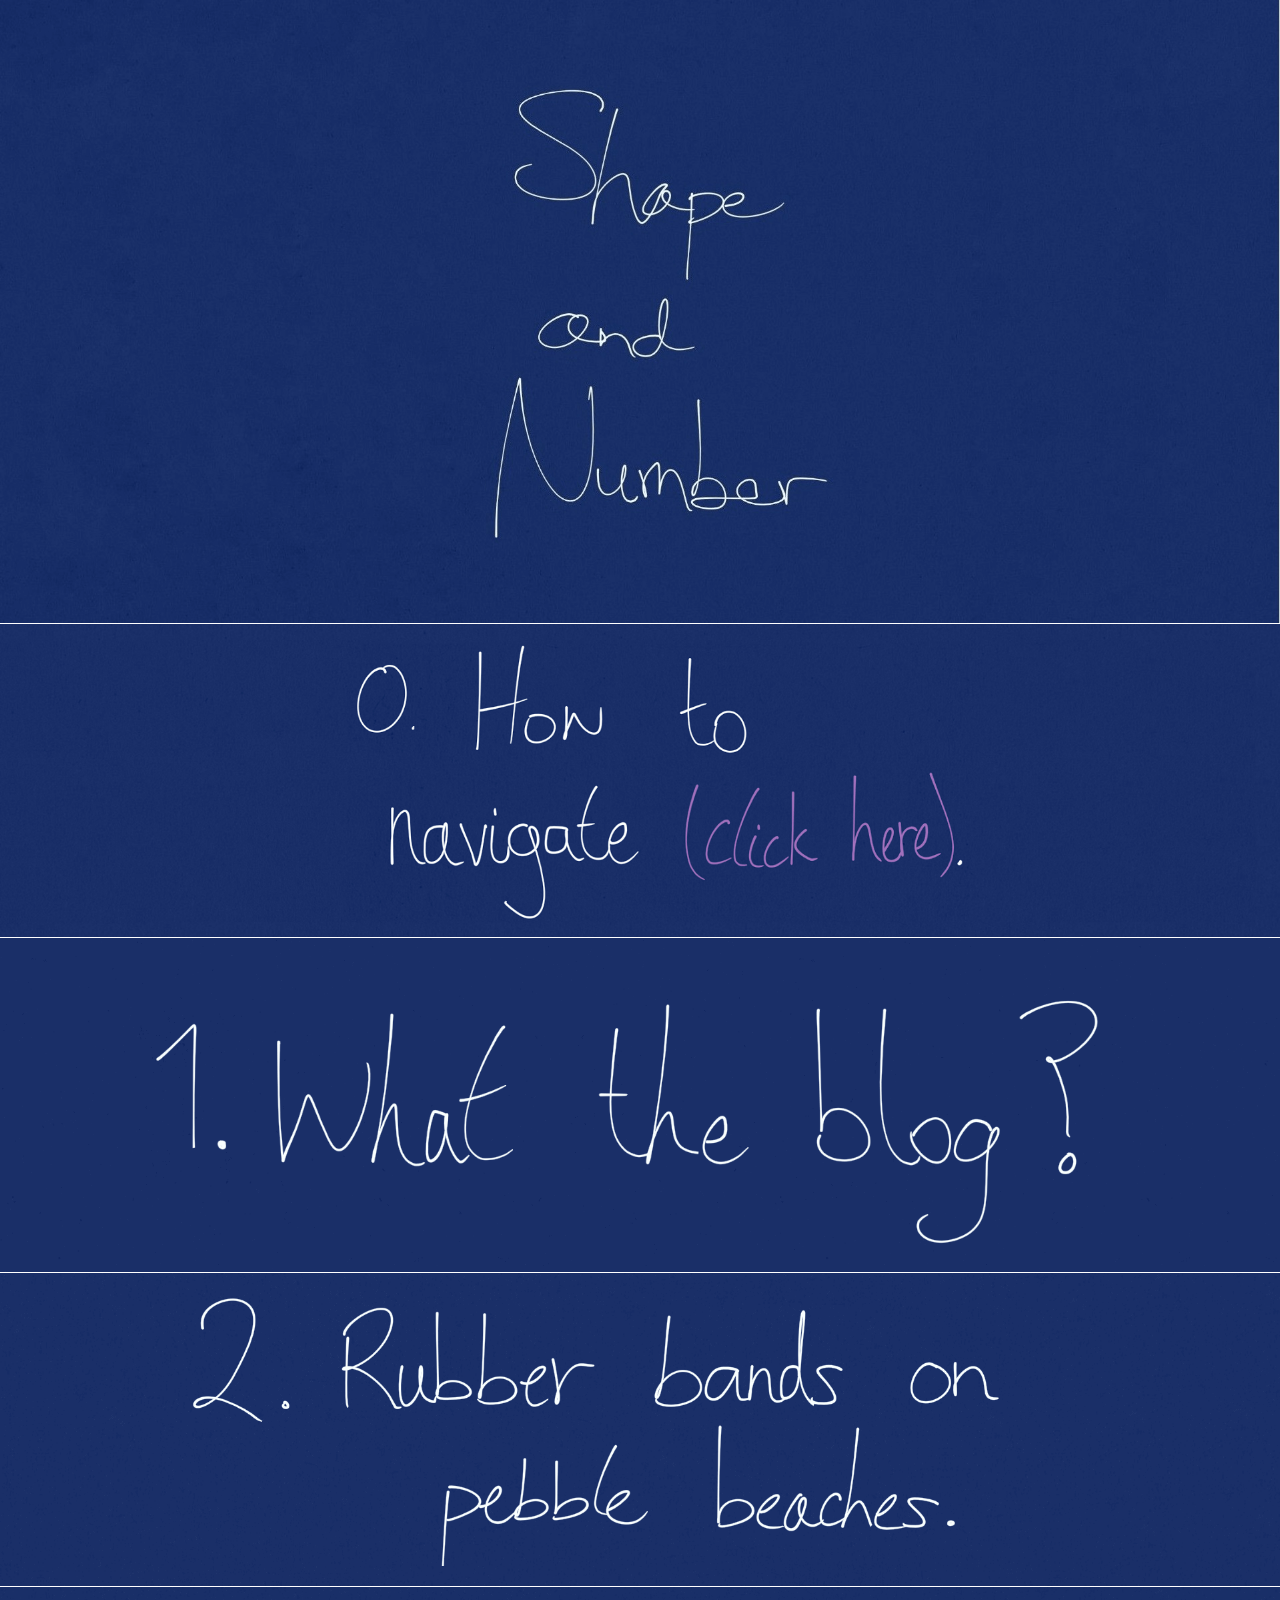
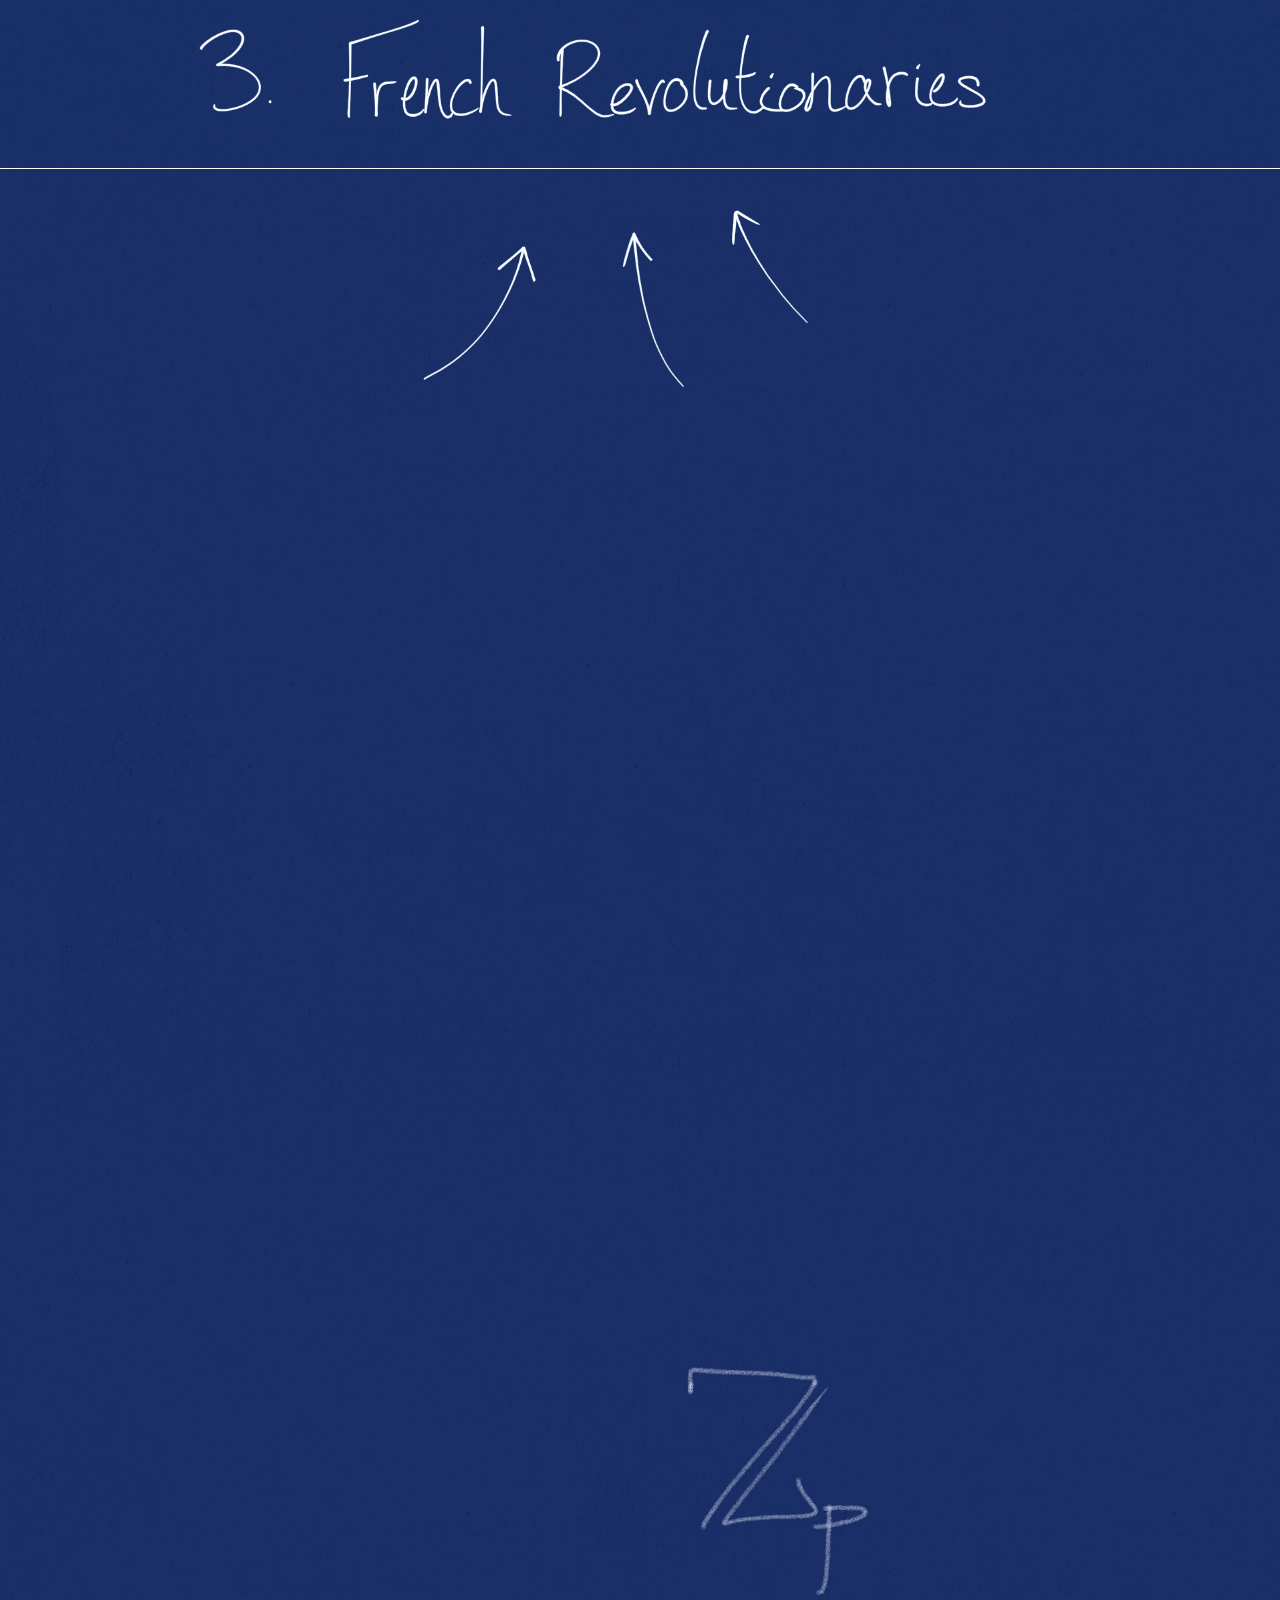
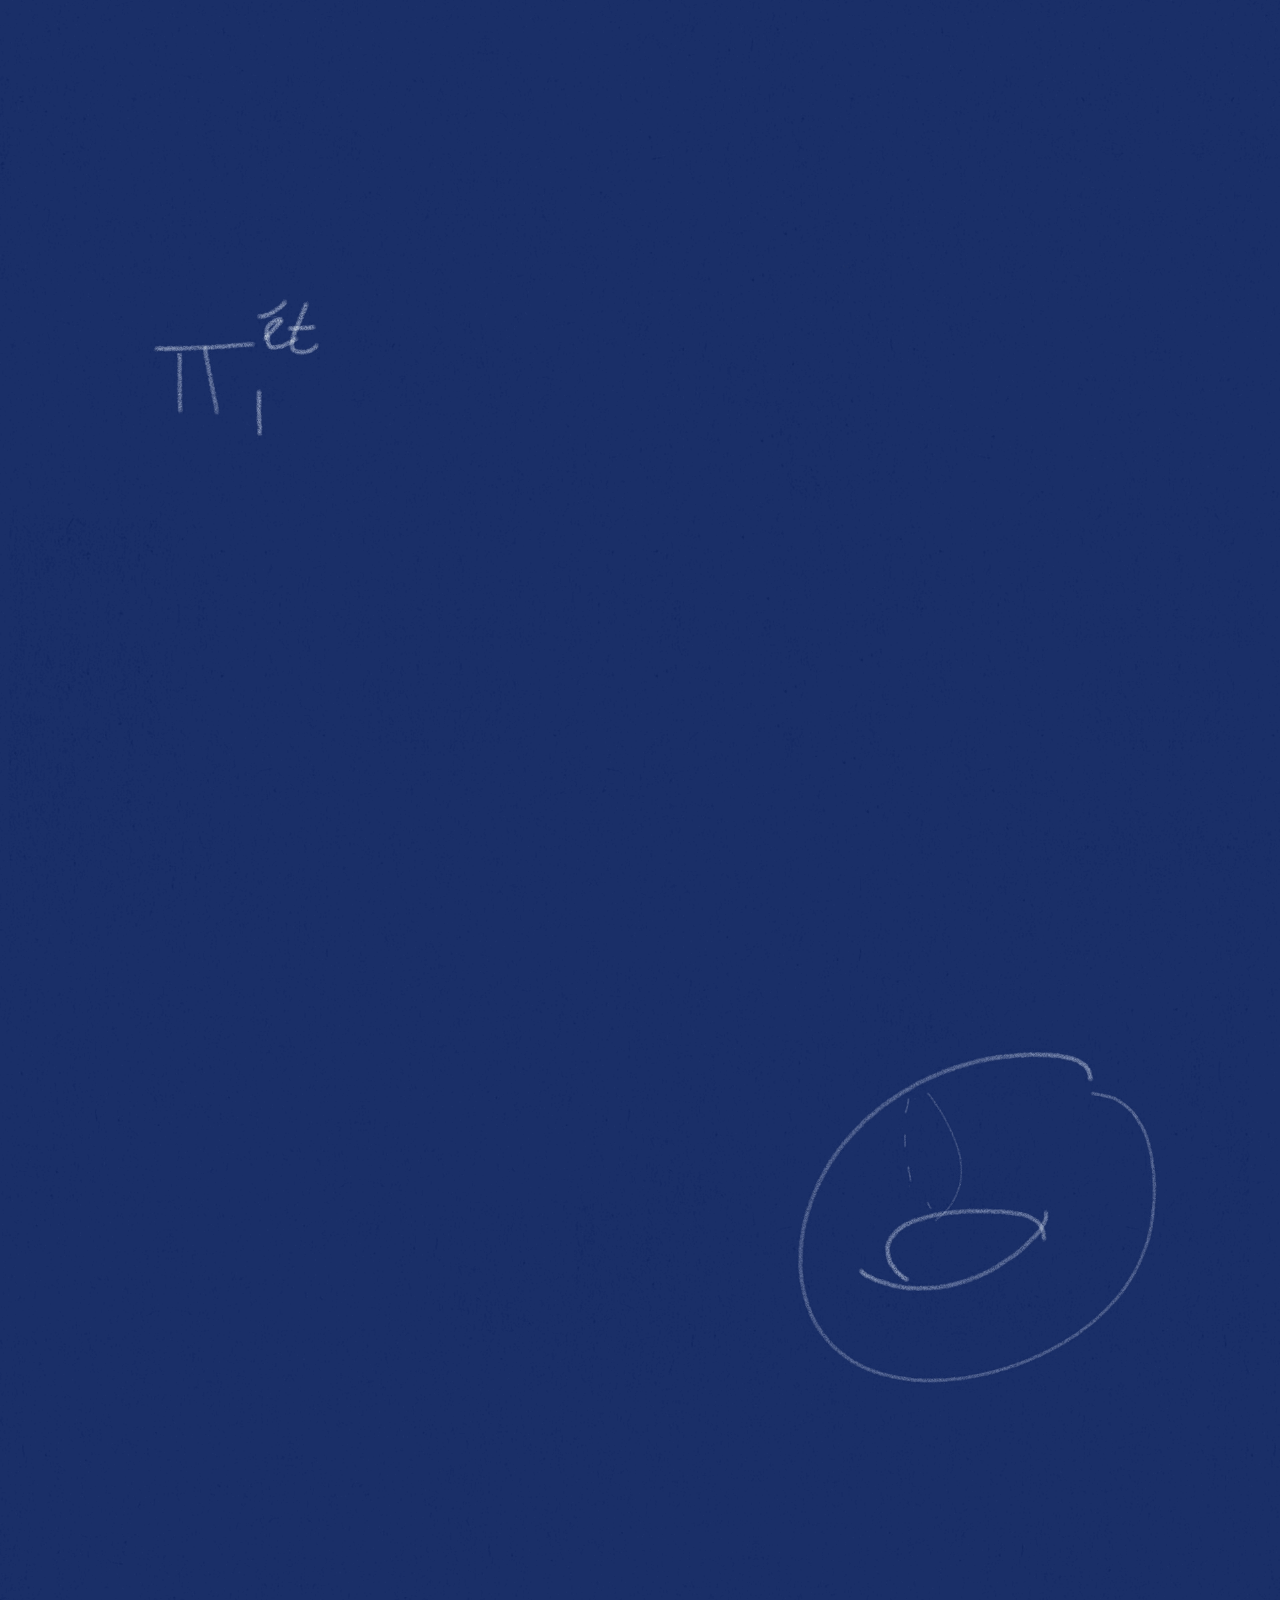
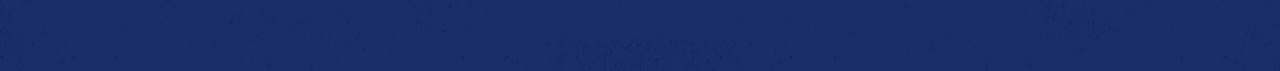
<file: handwritten/index.html>
<!DOCTYPE html>
<html>
<head>
<link rel="stylesheet" href="style_v1.css">
<title>dehnsurgeon</title>
<link rel="icon" type="image/x-icon" href="../favicon.ico">
</head>

<article id="content" class="post">
<a href="#recent">
<img src="header_v1.png" width="100%"/>
</a>


<div class="hyperlink pagetop pagebottom">
<a id="0" href="post0.html#1">
<img src="post0/index_v1.png" width="100%"/>
</a>
</div>

<div class="hyperlink pagetop">
<a id="1" href="post1.html#1">
<img src="post1/index_v1.png" width="100%"/>
</a>
</div>

<div class="hyperlink pagetop">
<a id="recent" href="post2.html#1">
<img src="post2/index_v1.png" width="100%"/>
</a>
</div>

<div class="hyperlink pagetop">
<a id="recent" href="post3.html#1">
<img src="post3/index_v1.png" width="100%"/>
</a>
</div>

<a href="#content"><img src="background_v1.png" width="100%"/></a>
</article>
</html>
</file>
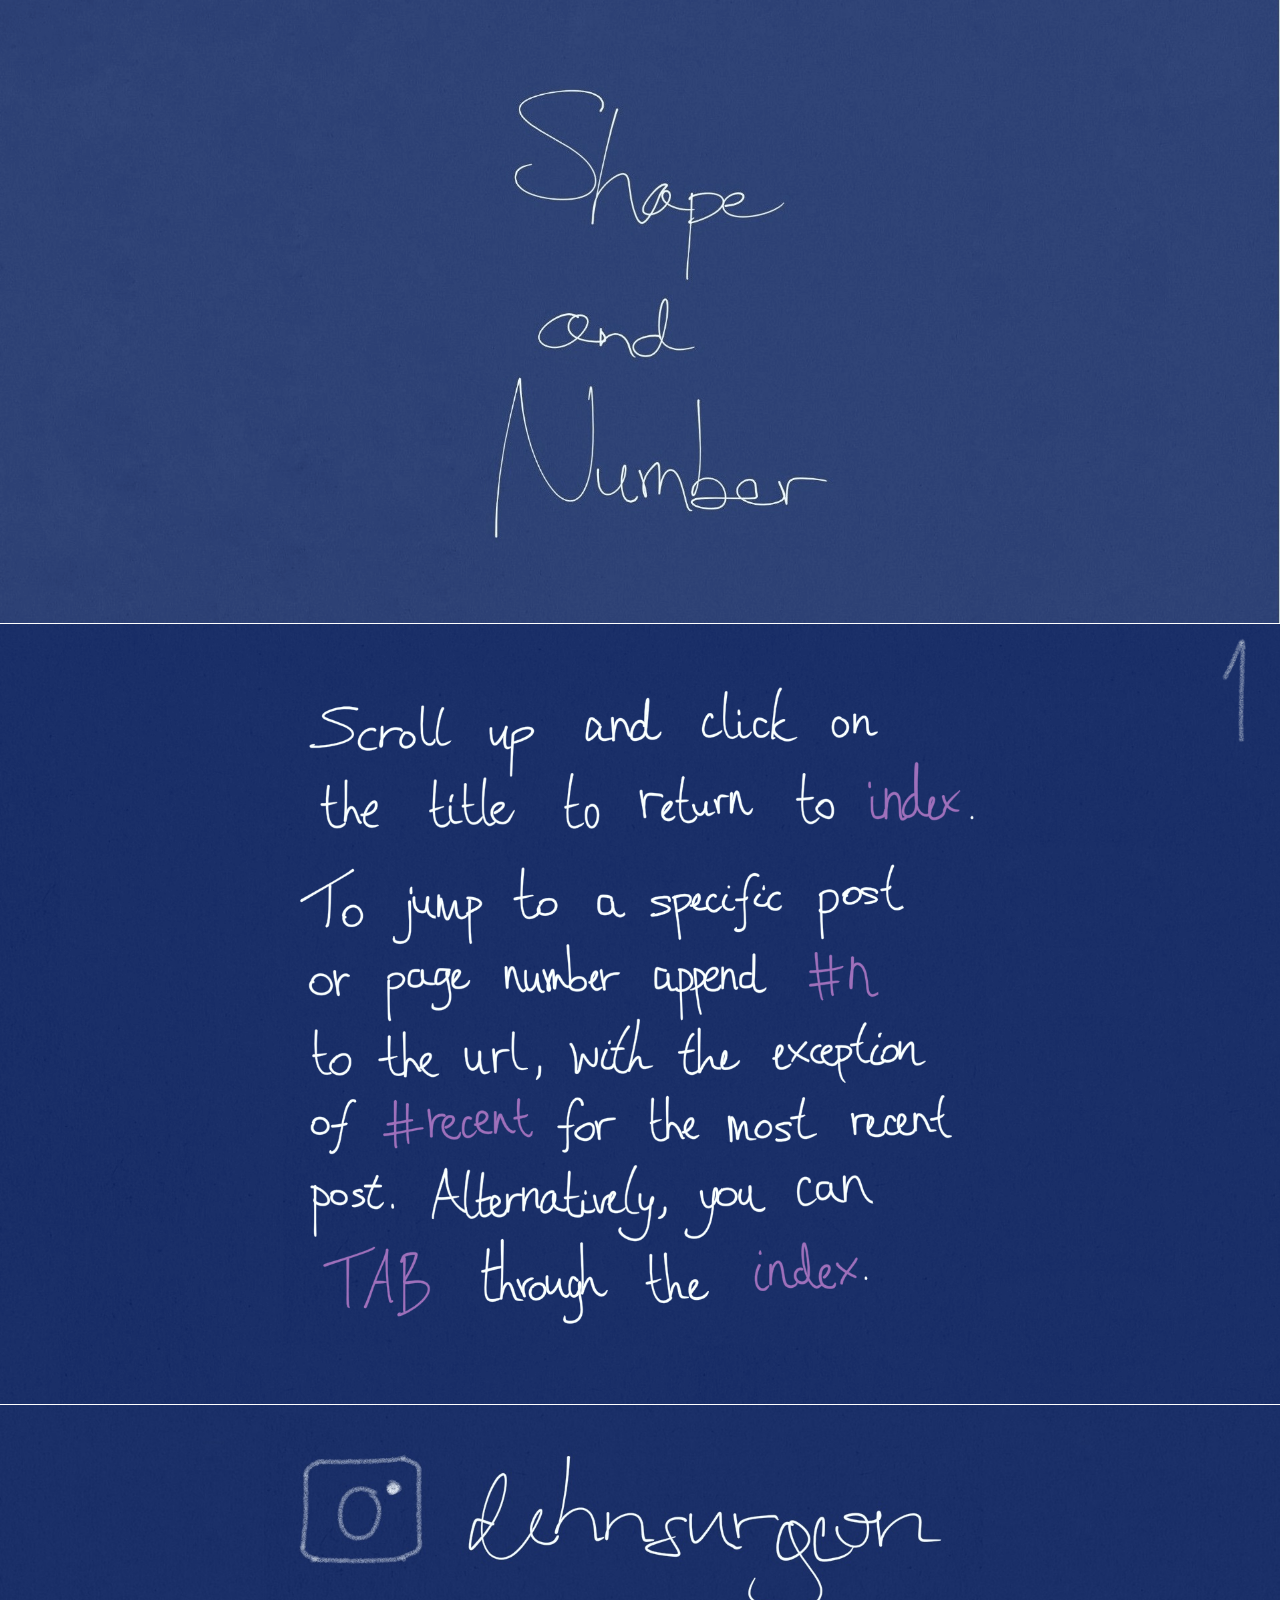
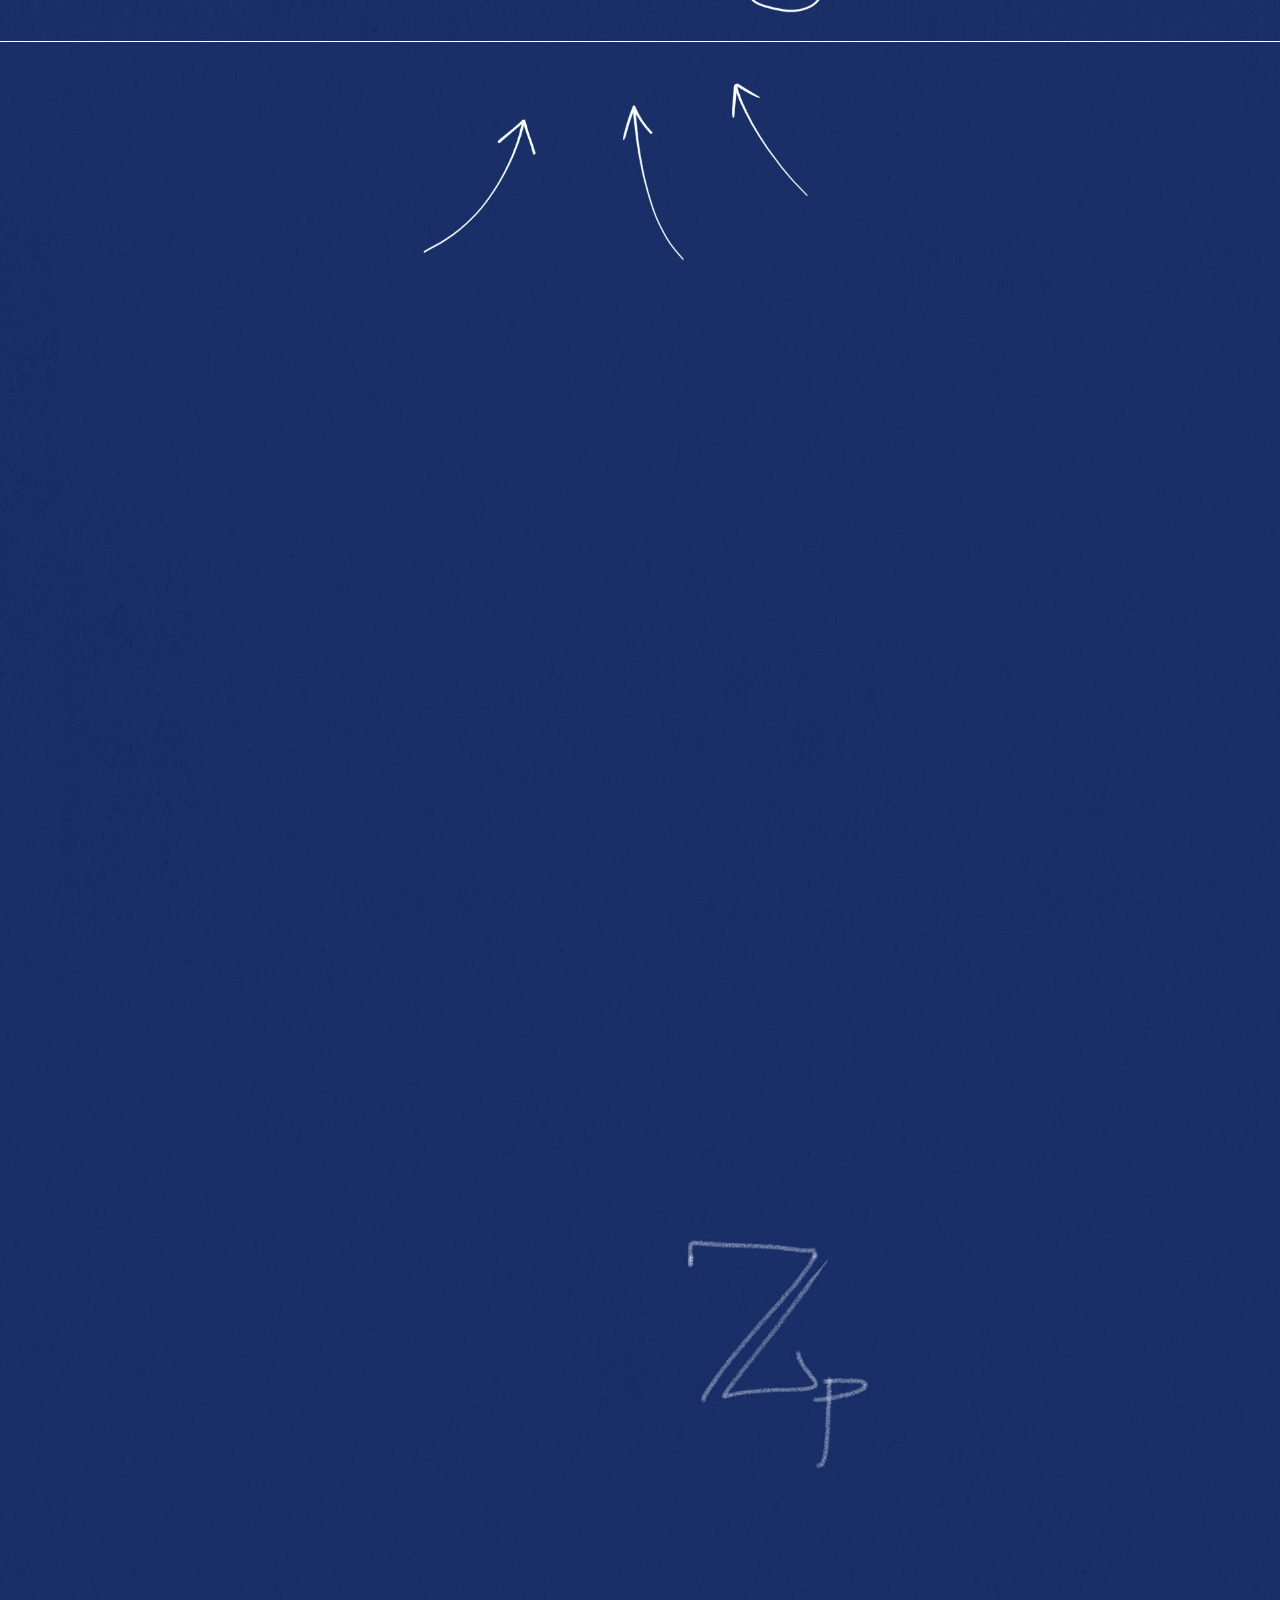
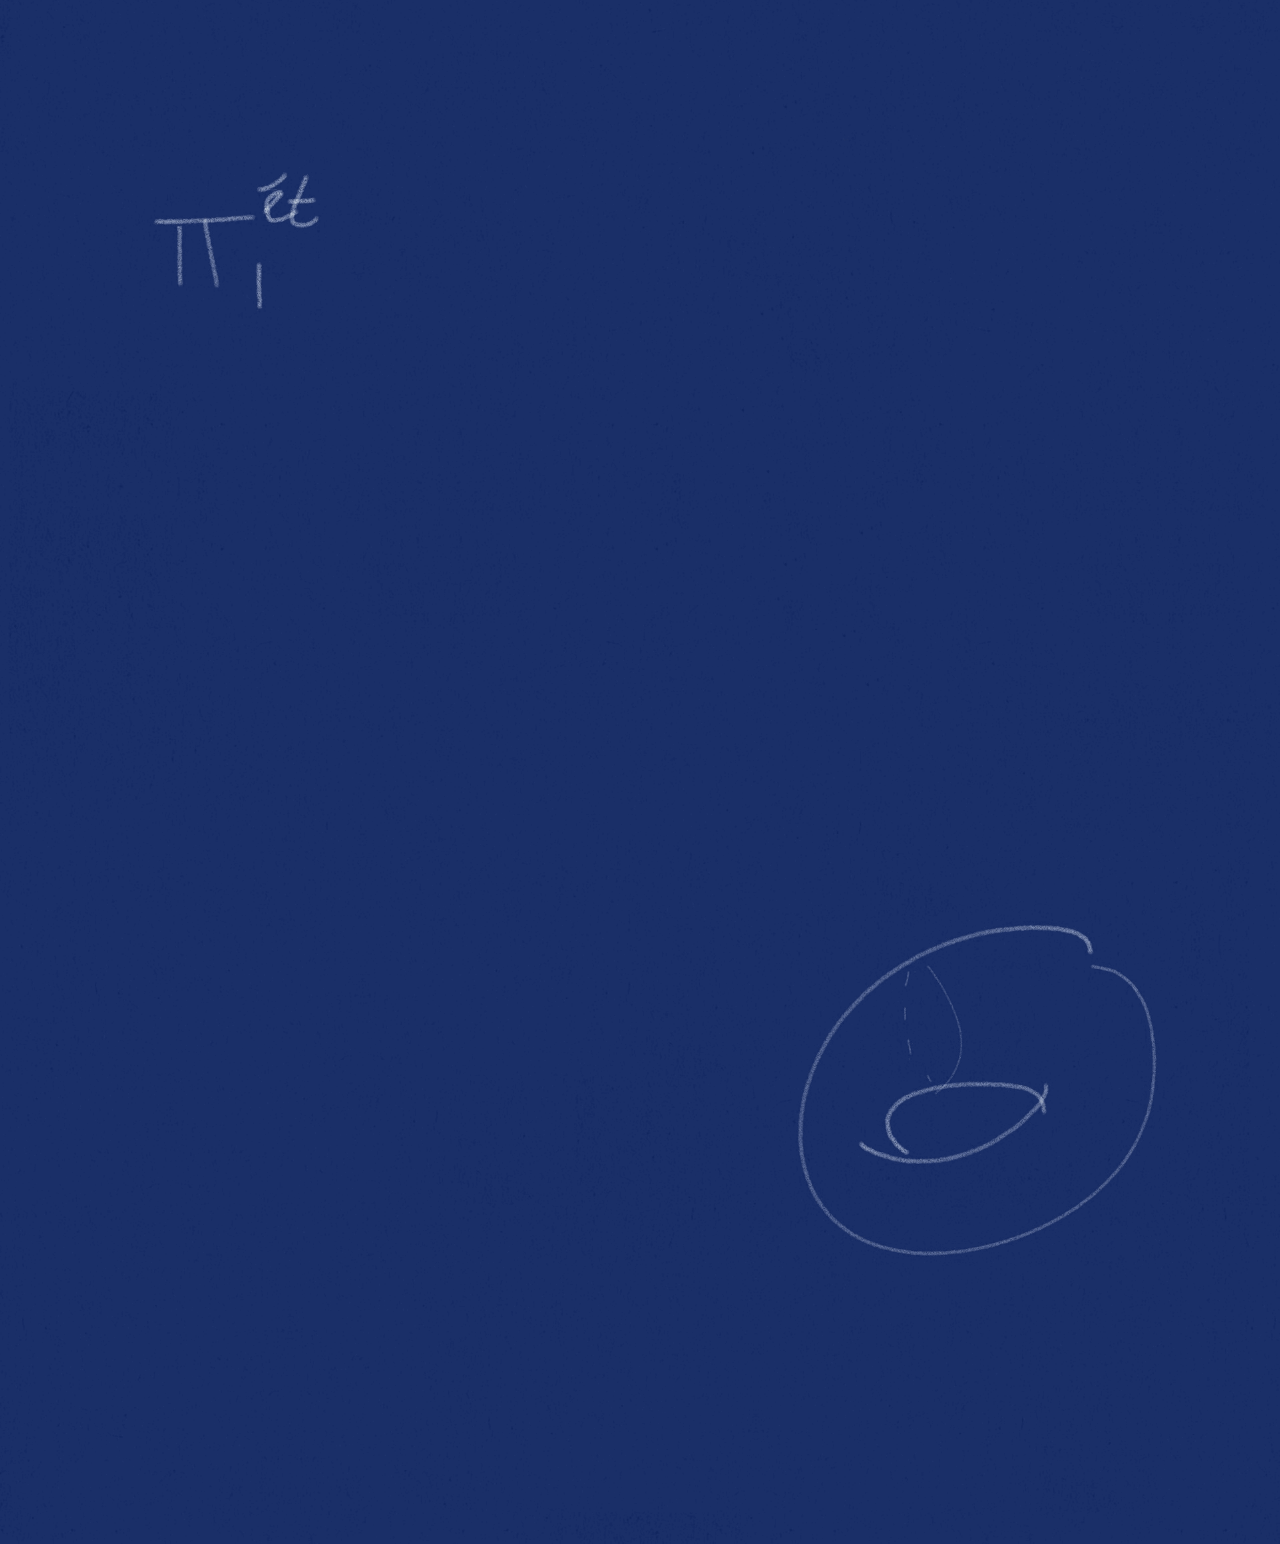
<file: handwritten/post0.html>
<!DOCTYPE html>
<html>
<head>
<link rel="stylesheet" href="style_v1.css">
<title>dehnsurgeon</title>
<link rel="icon" type="image/x-icon" href="../favicon.ico">
</head>

<article id="0" class="post">
<div class="hyperlink pagetop">
<a href="index.html#0">
<img src="header_v1.png" width="100%"/>
</a>
</div>

<a href="#1"><img id="1" src="post0/p1v1.png" width="100%"/></a>

<div class="hyperlink pagetop pagebottom">
<a href="https://www.instagram.com/dehnsurgeon/">
<img src="instagram_v1.png" width="100%"/>
</a>
</div>

<a href="#0"><img src="background_v1.png" width="100%"/></a>
</article>
</html>
</file>
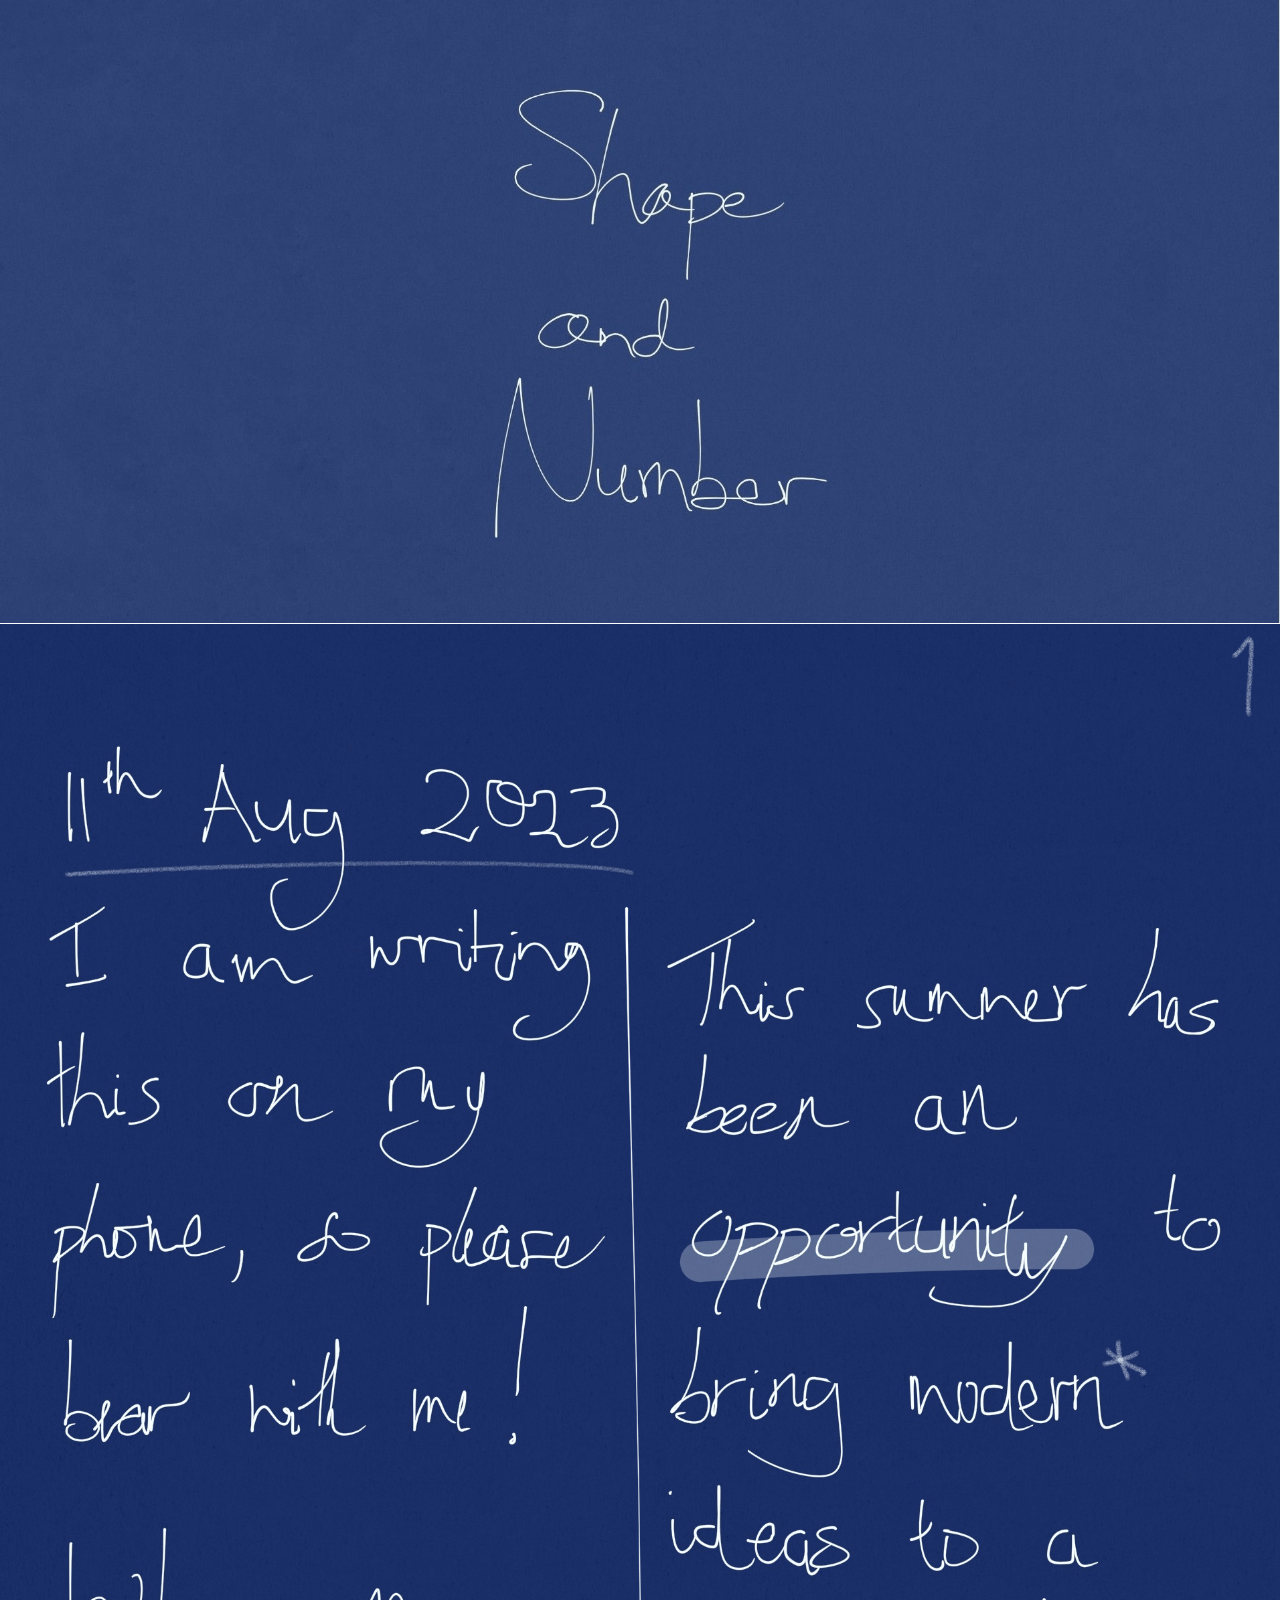
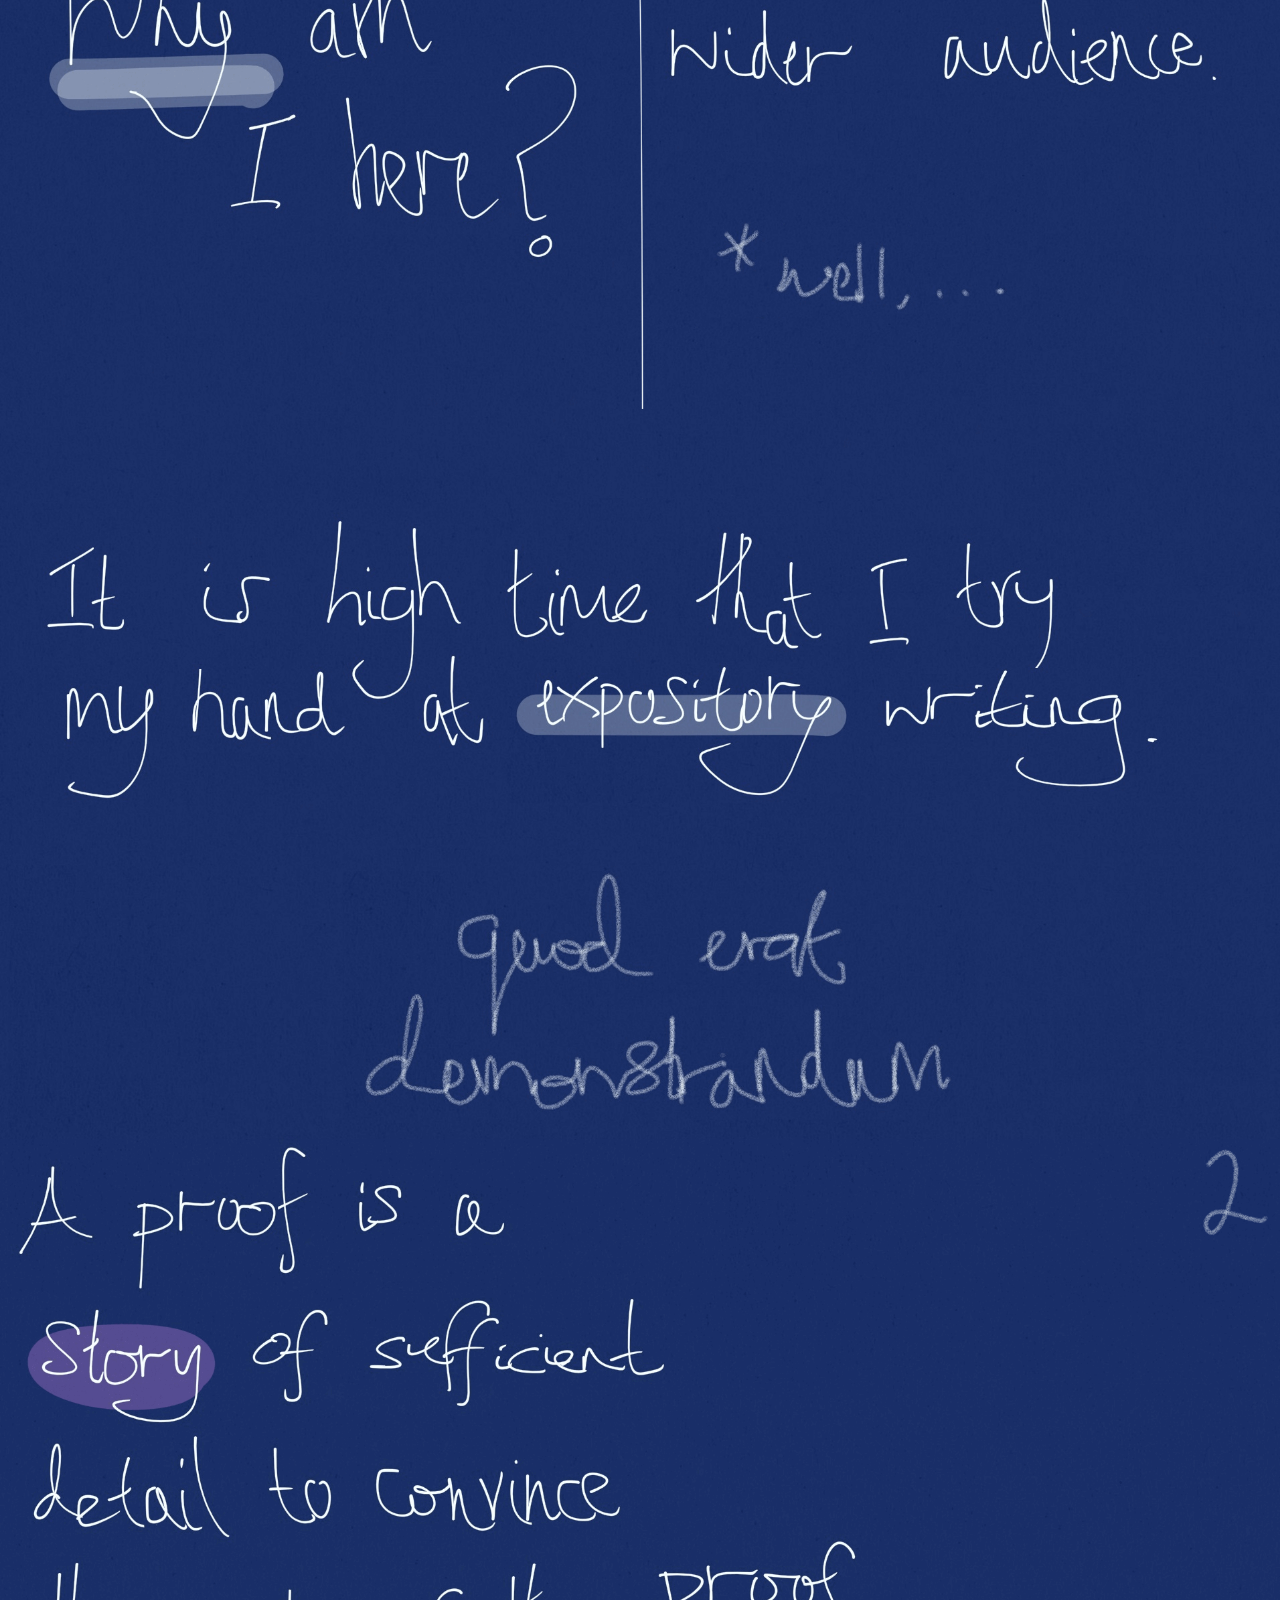
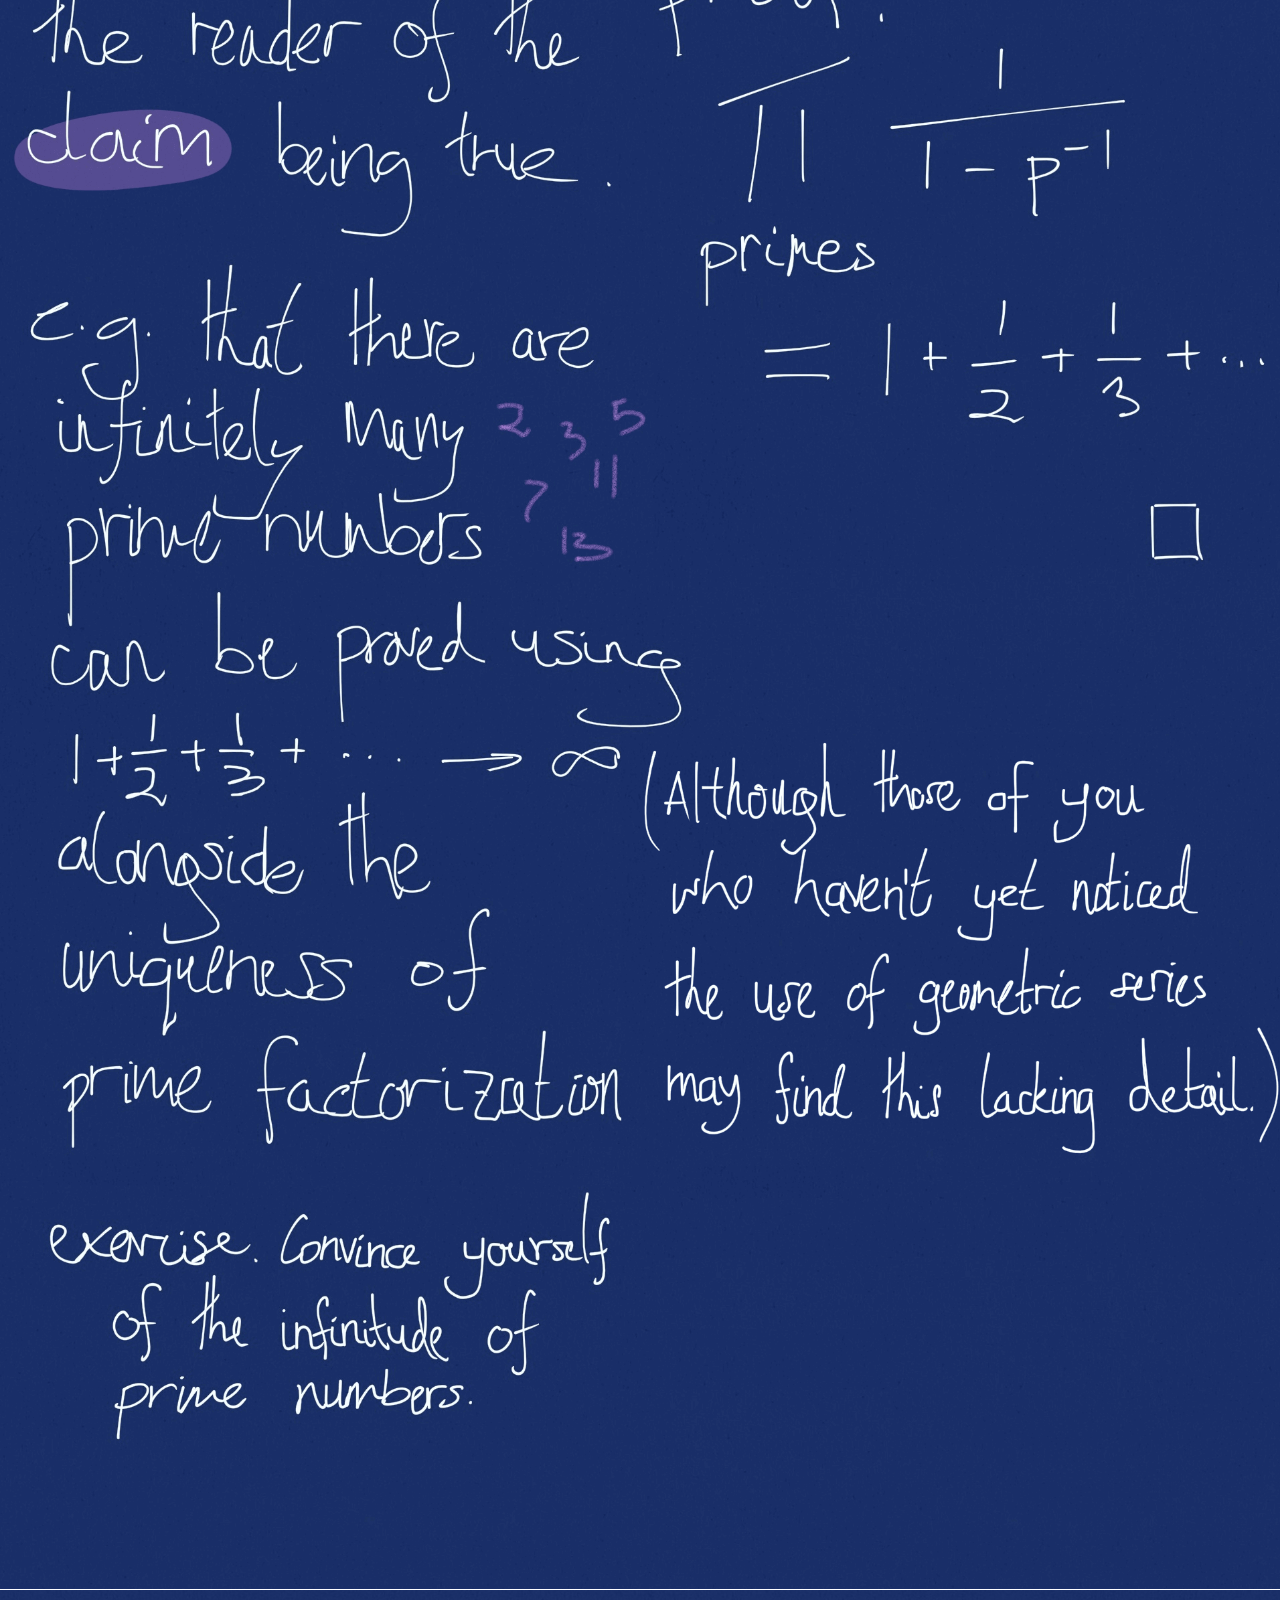
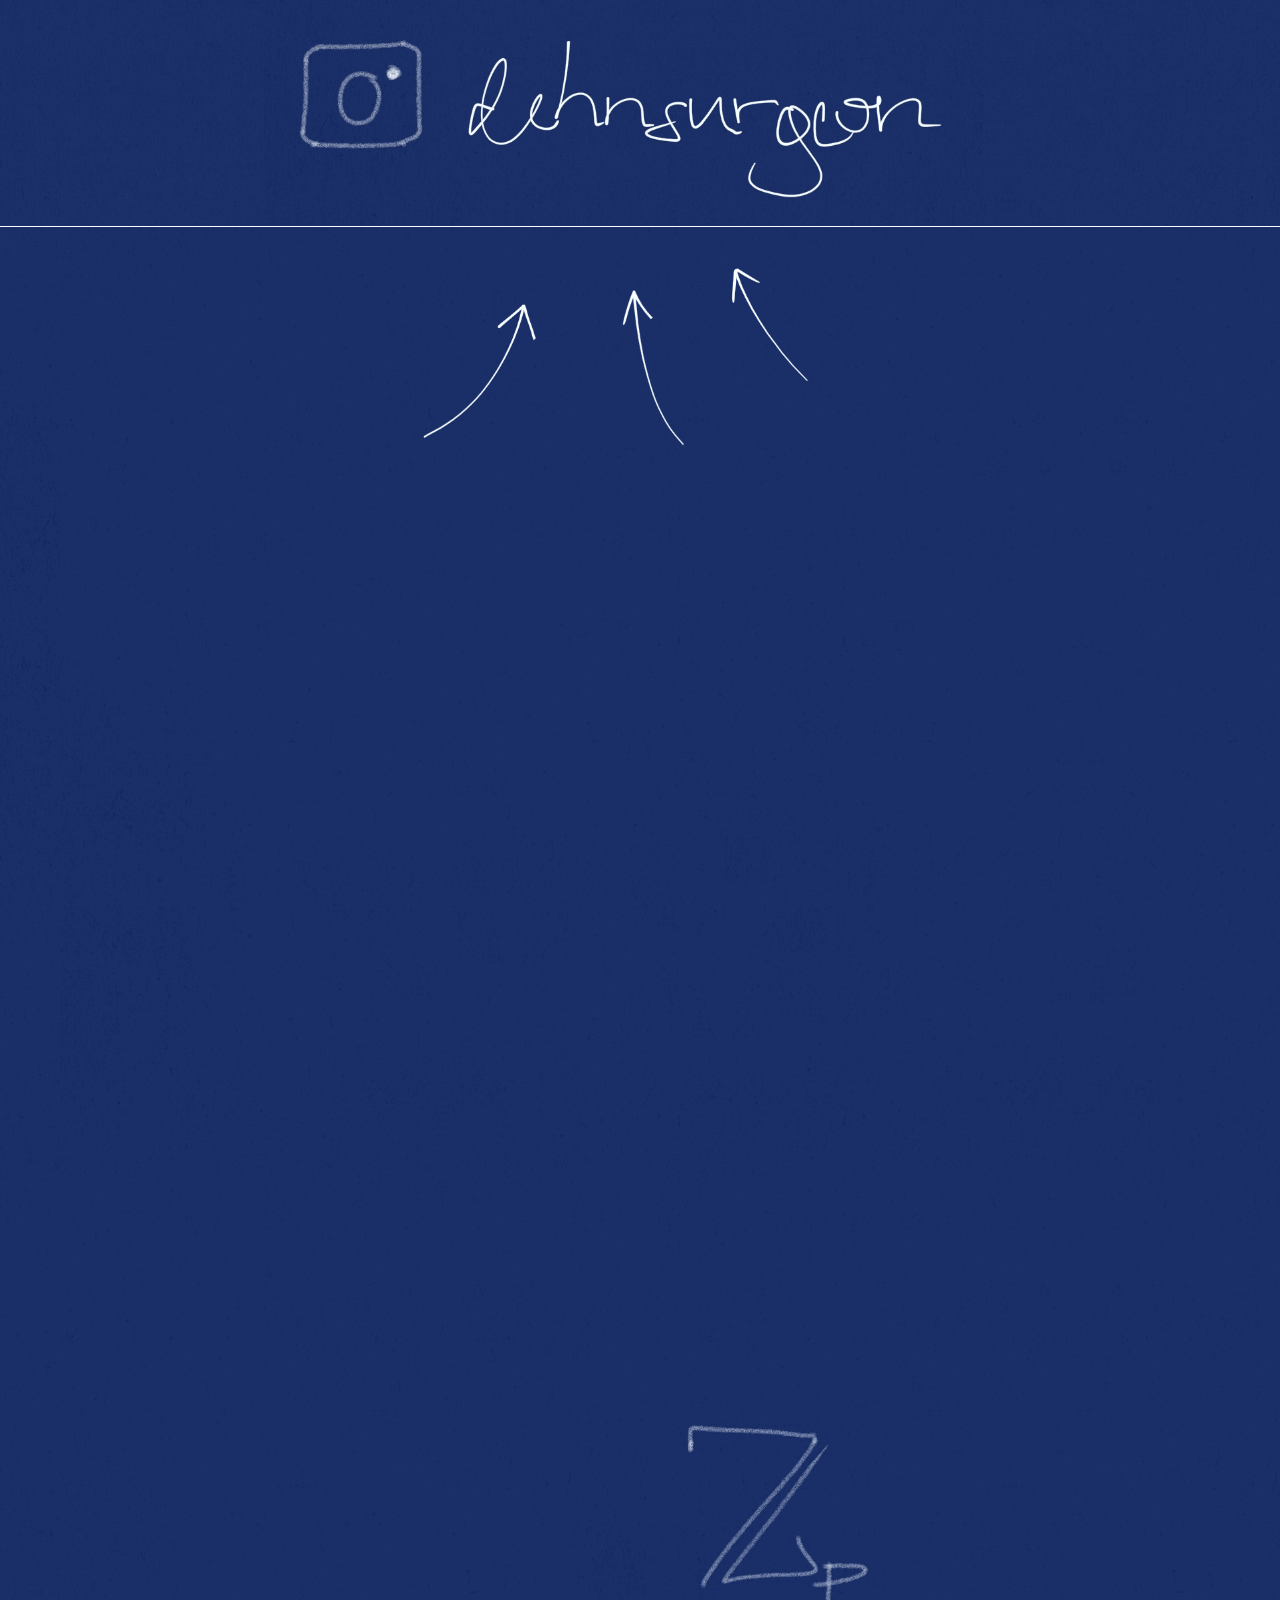
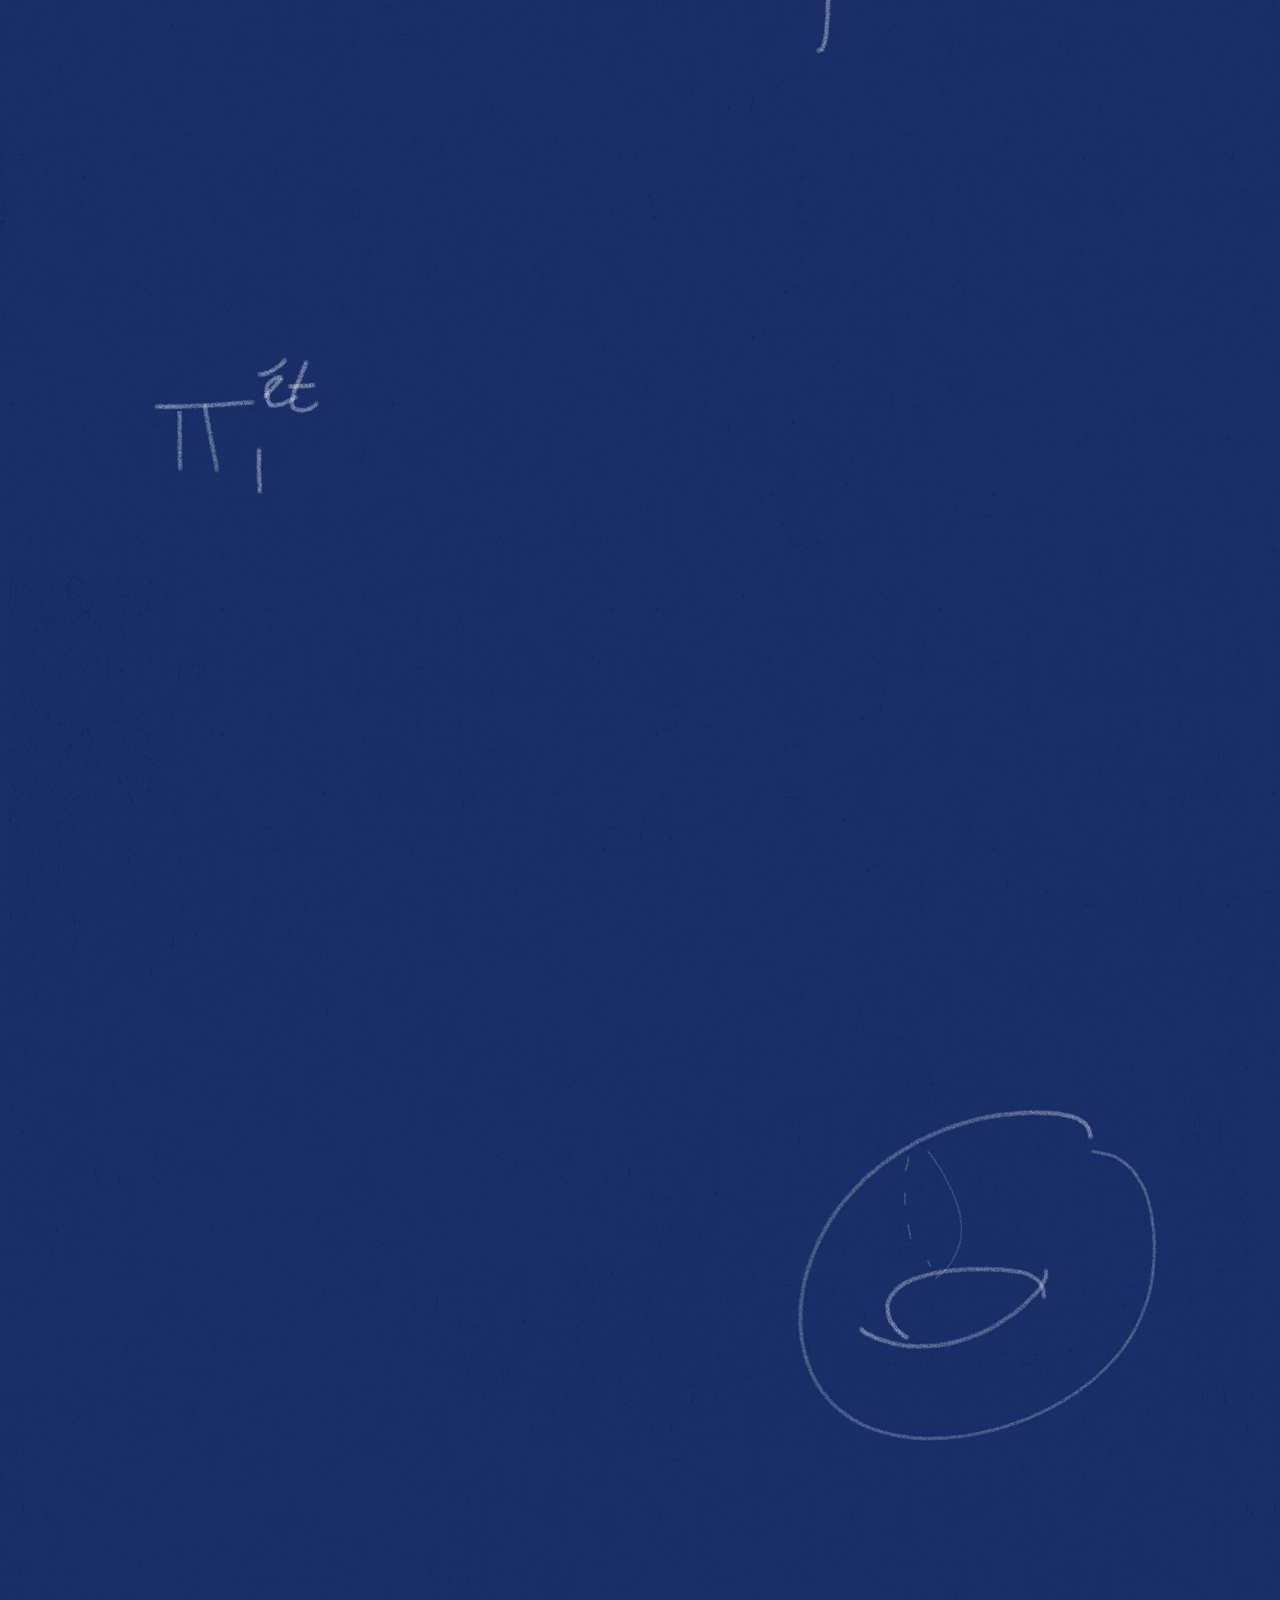
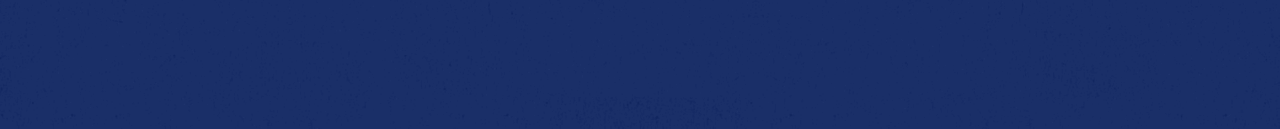
<file: handwritten/post1.html>
<!DOCTYPE html>
<html>
<head>
<link rel="stylesheet" href="style_v1.css">
<title>dehnsurgeon</title>
<link rel="icon" type="image/x-icon" href="../favicon.ico">
</head>

<article id="0" class="post">
<div class="hyperlink pagetop">
<a href="index.html#1">
<img src="header_v1.png" width="100%"/>
</a>
</div>

<a href="#1"><img id="1" src="post1/p1v2.png" width="100%"/></a>
<a href="#2"><img id="2" src="post1/p2v2.png" width="100%"/></a>

<div class="hyperlink pagetop pagebottom">
<a href="https://www.instagram.com/dehnsurgeon/">
<img src="instagram_v1.png" width="100%"/>
</a>
</div>

<a href="#0"><img src="background_v1.png" width="100%"/></a>
</article>
</html>
</file>
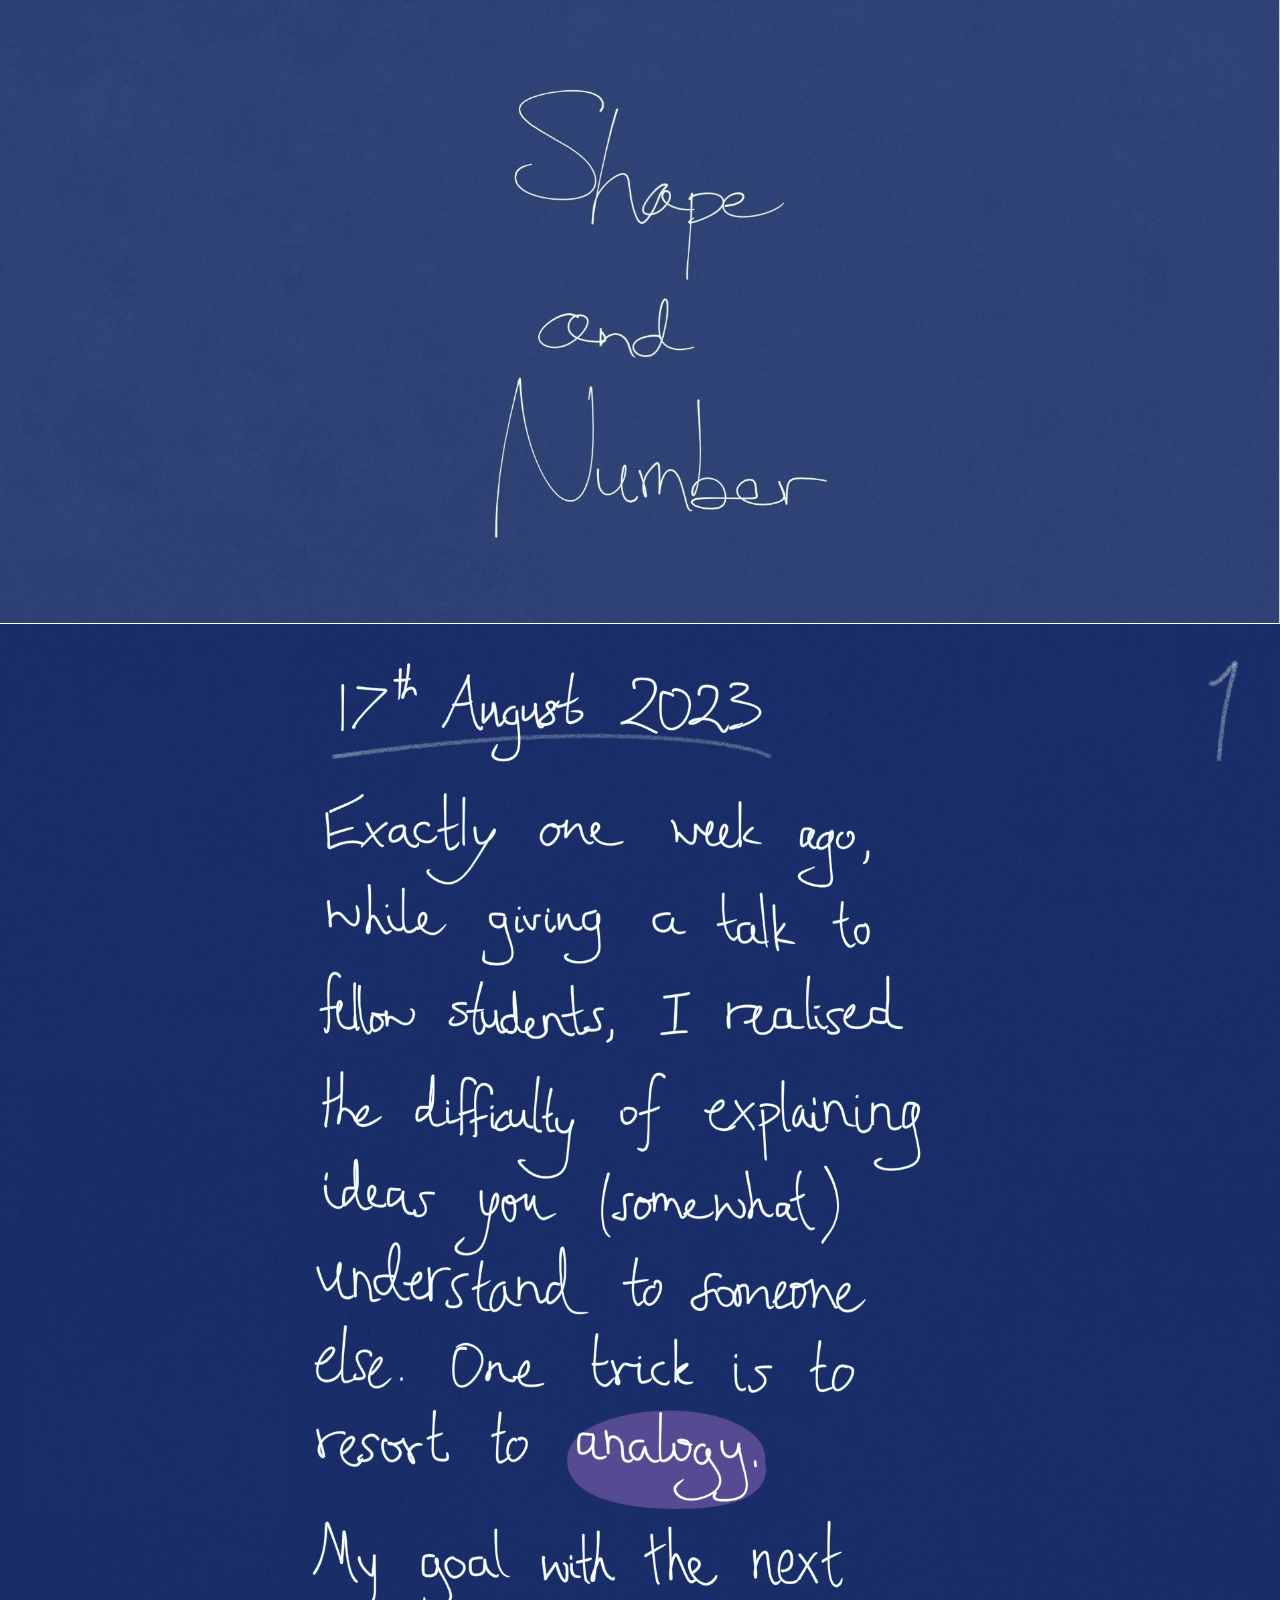
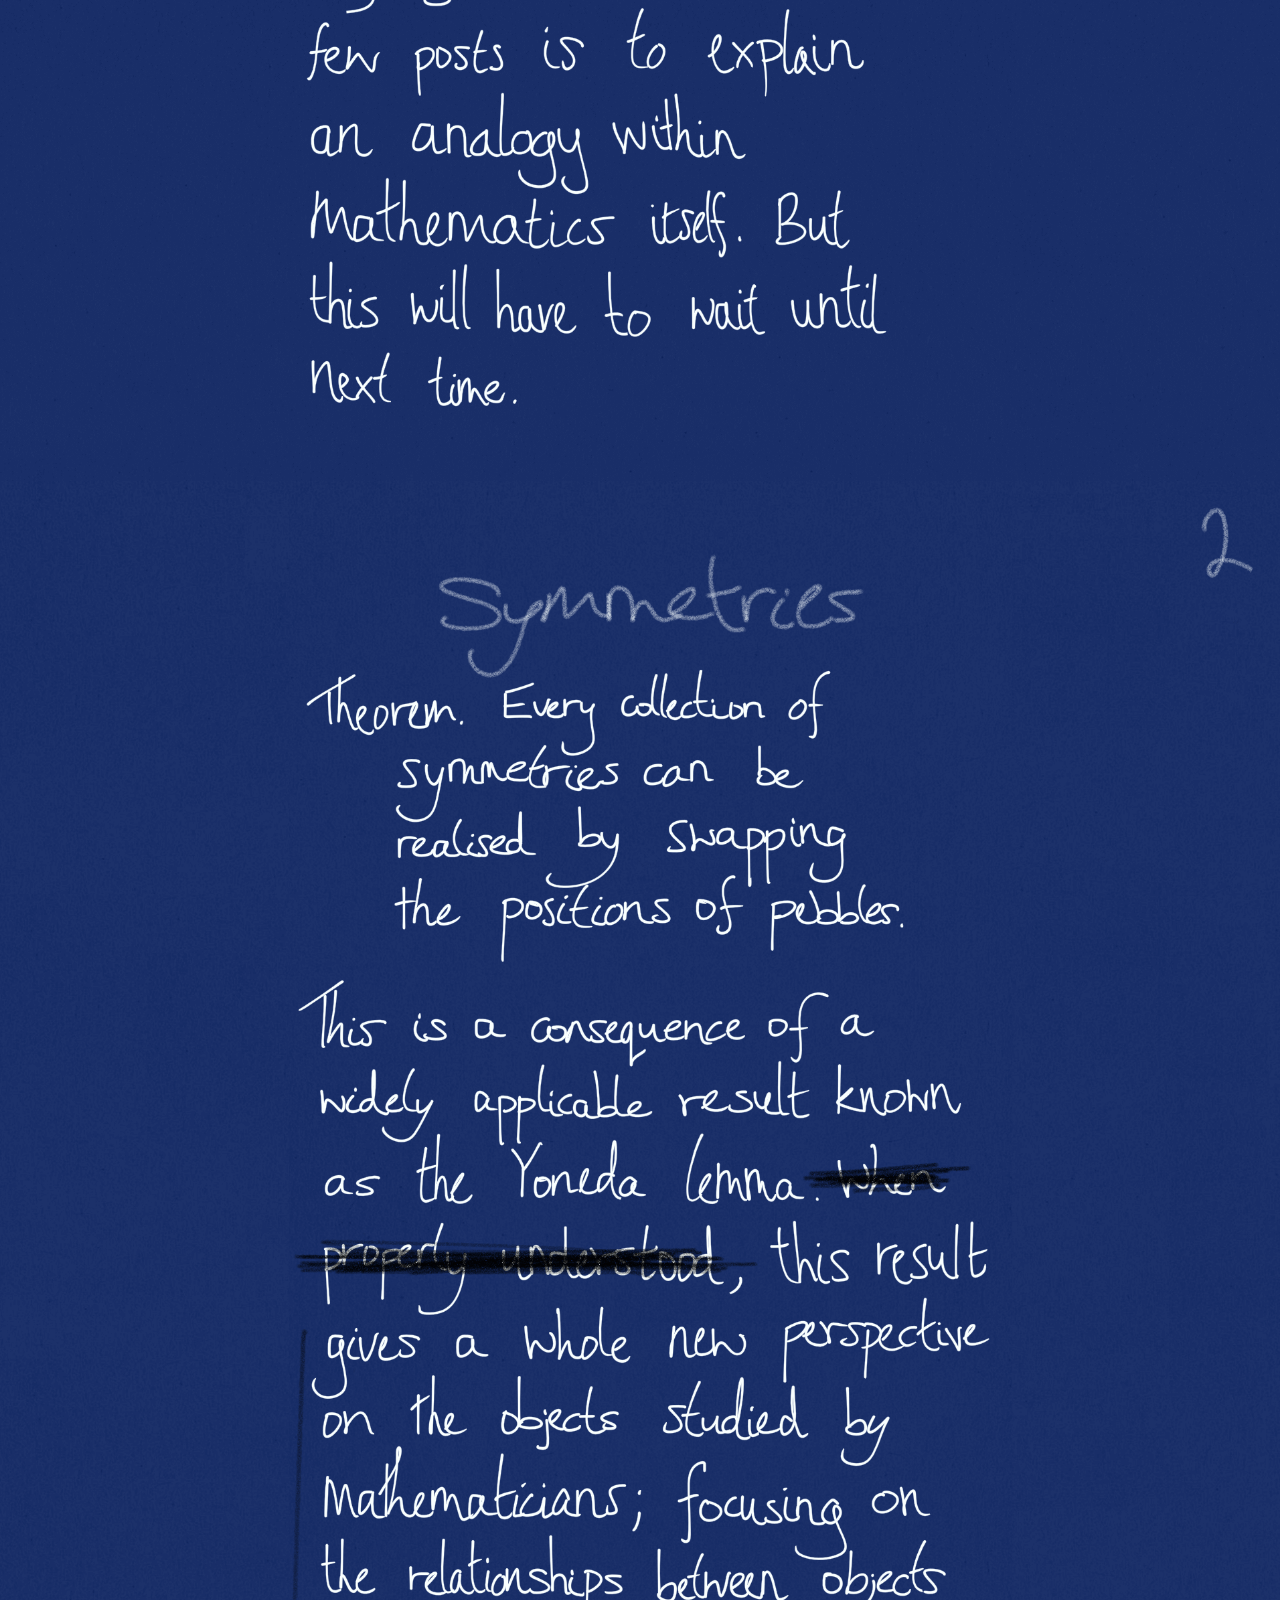
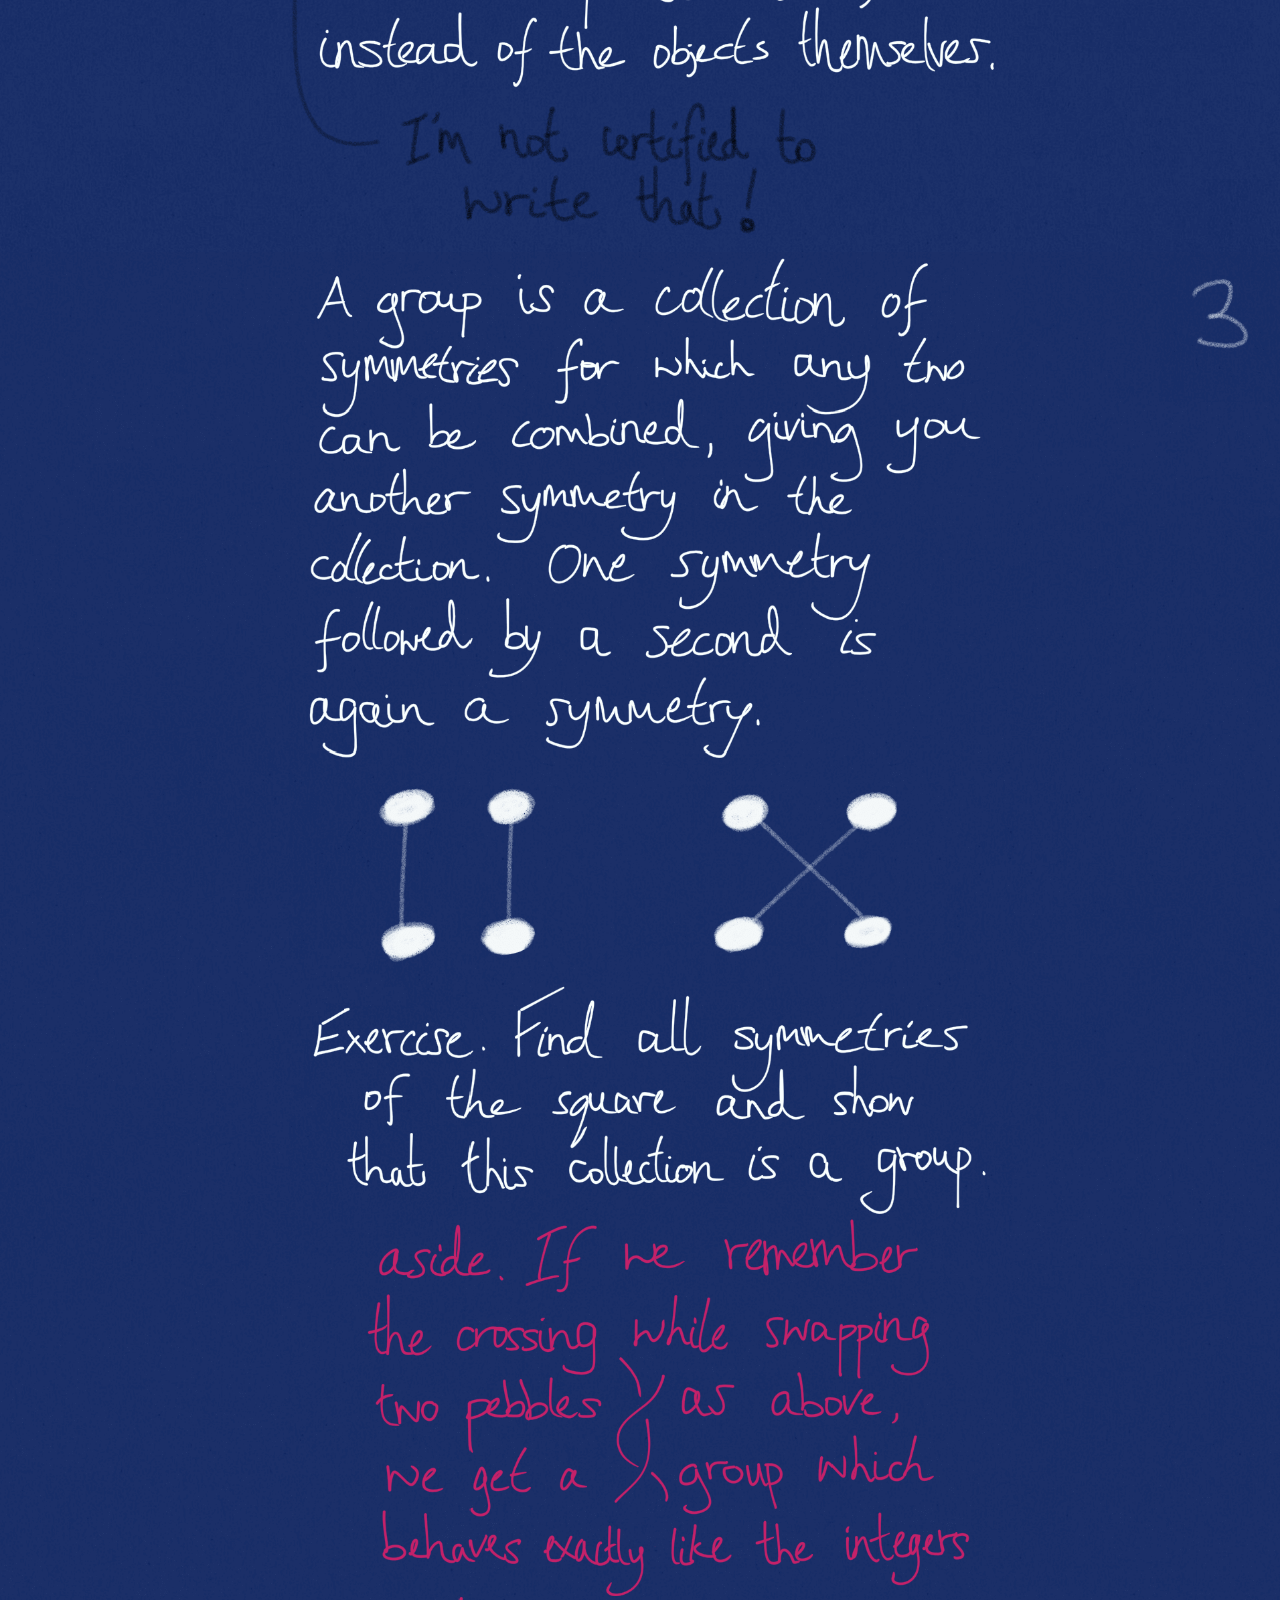
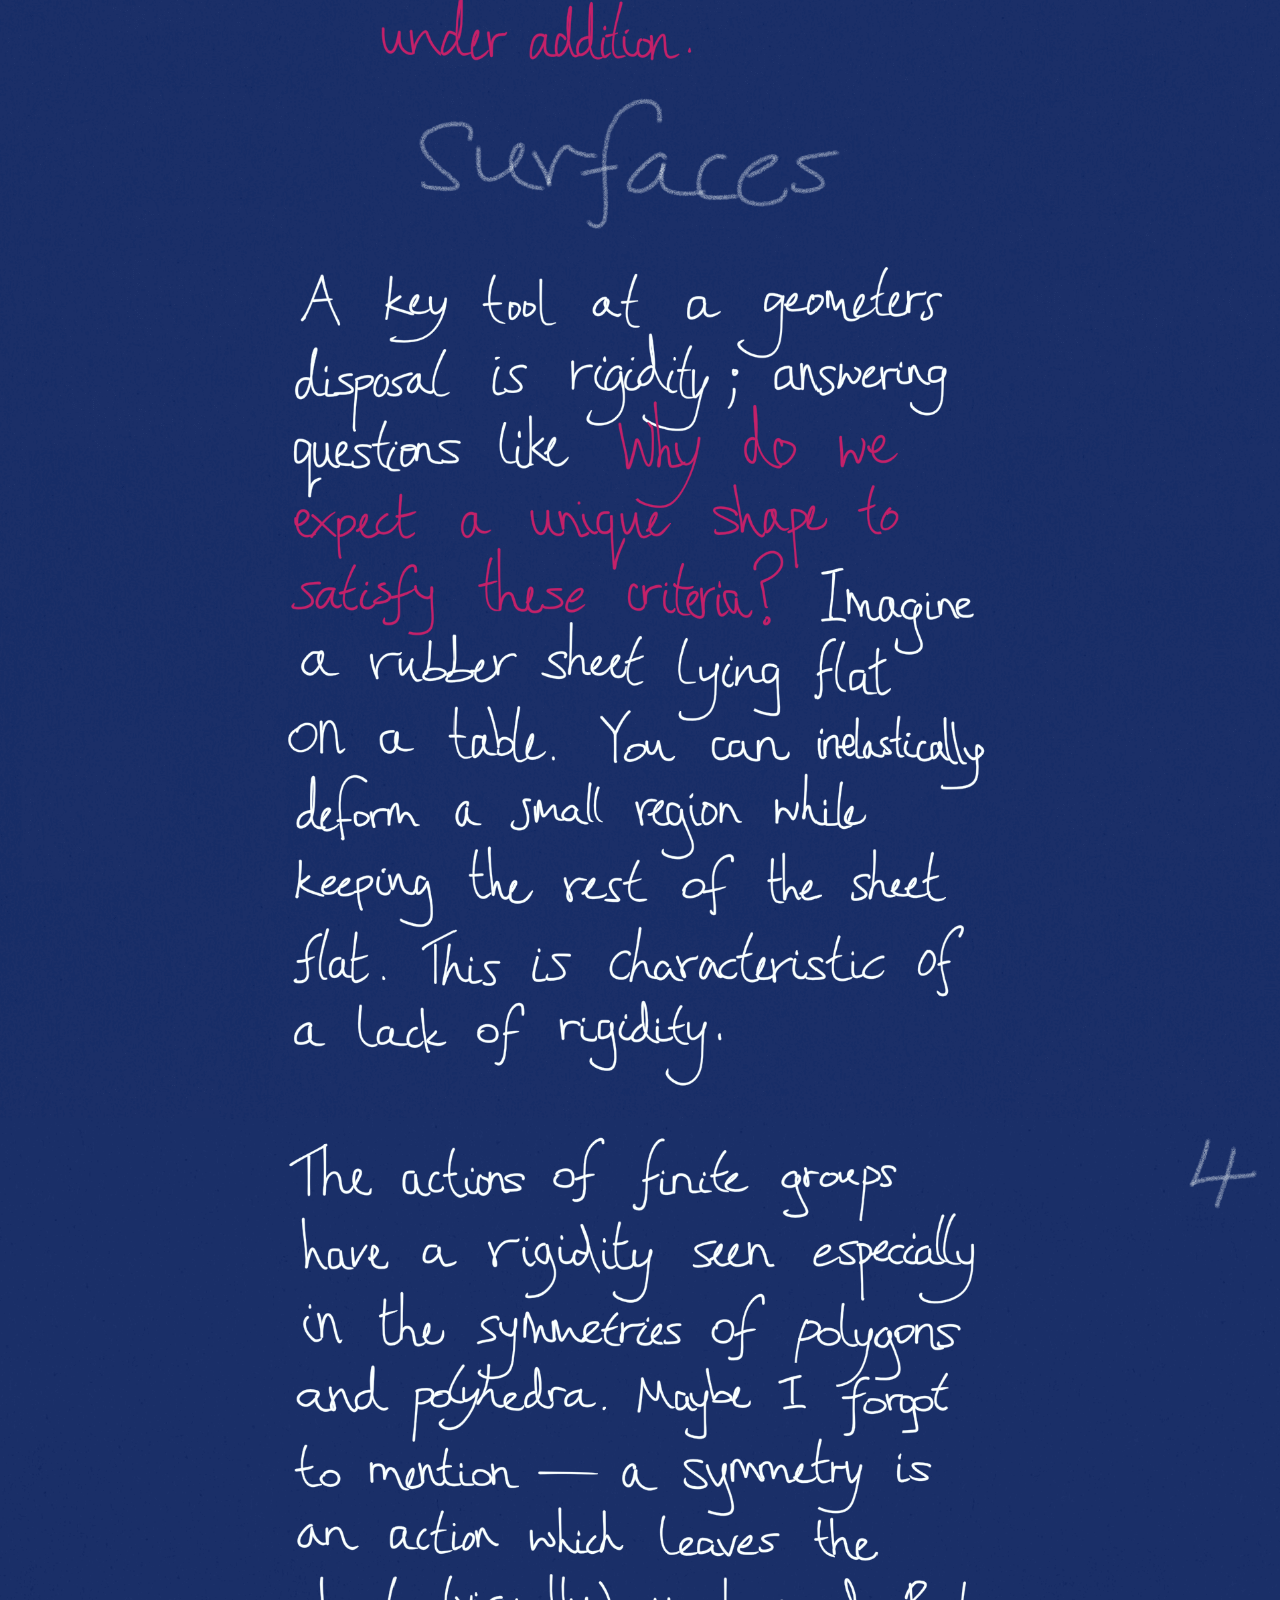
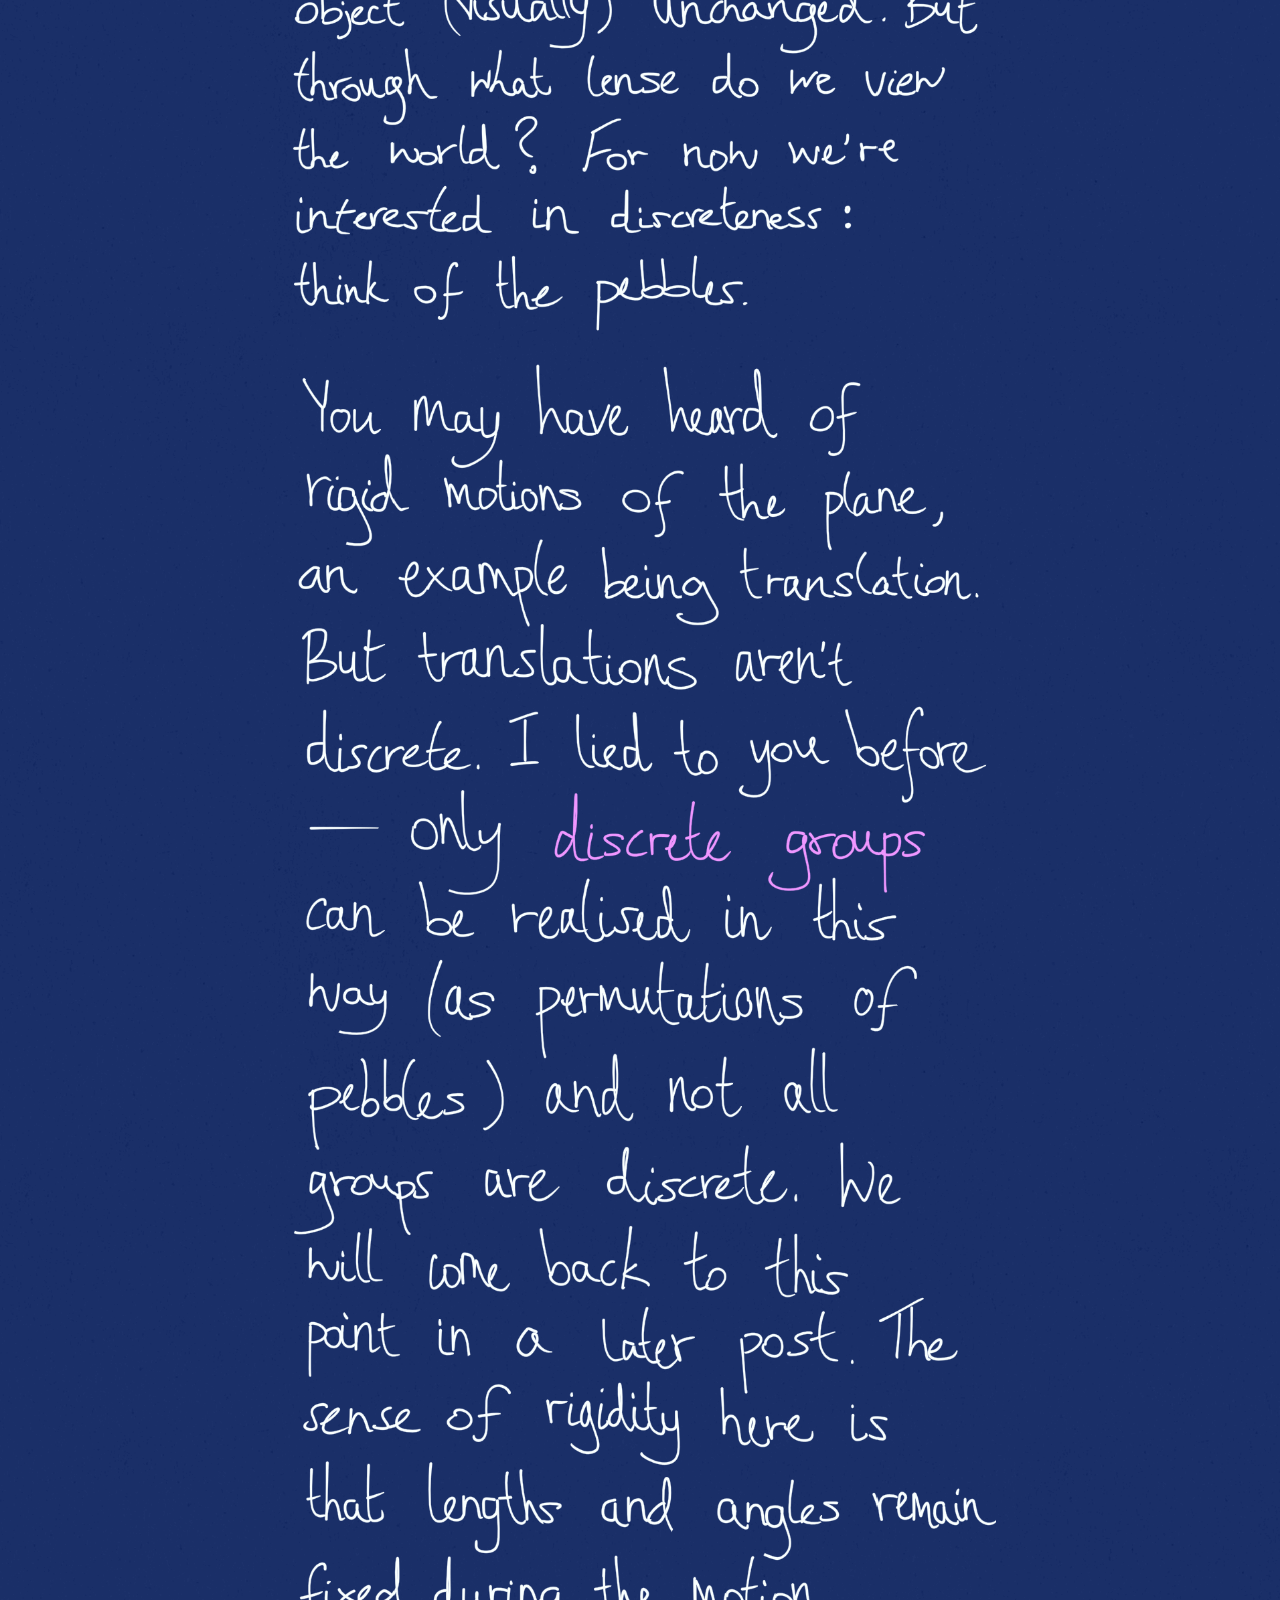
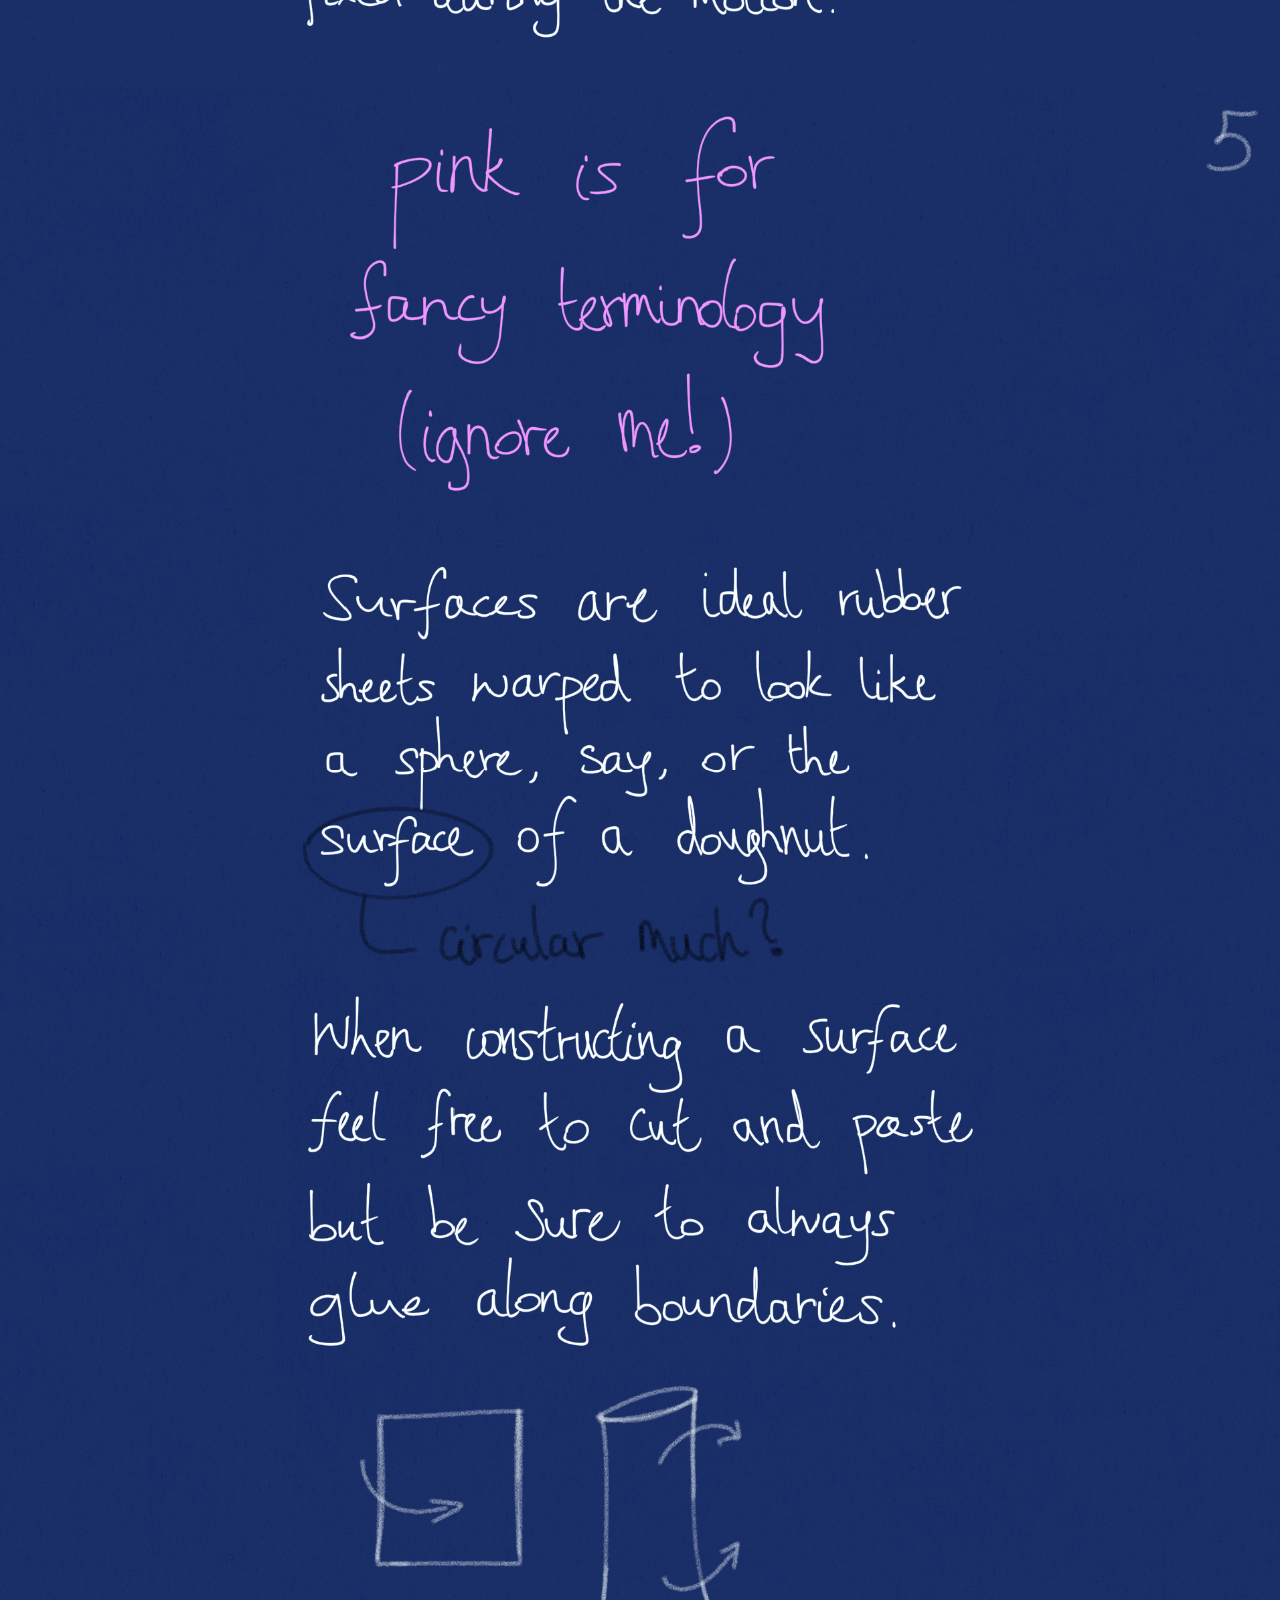
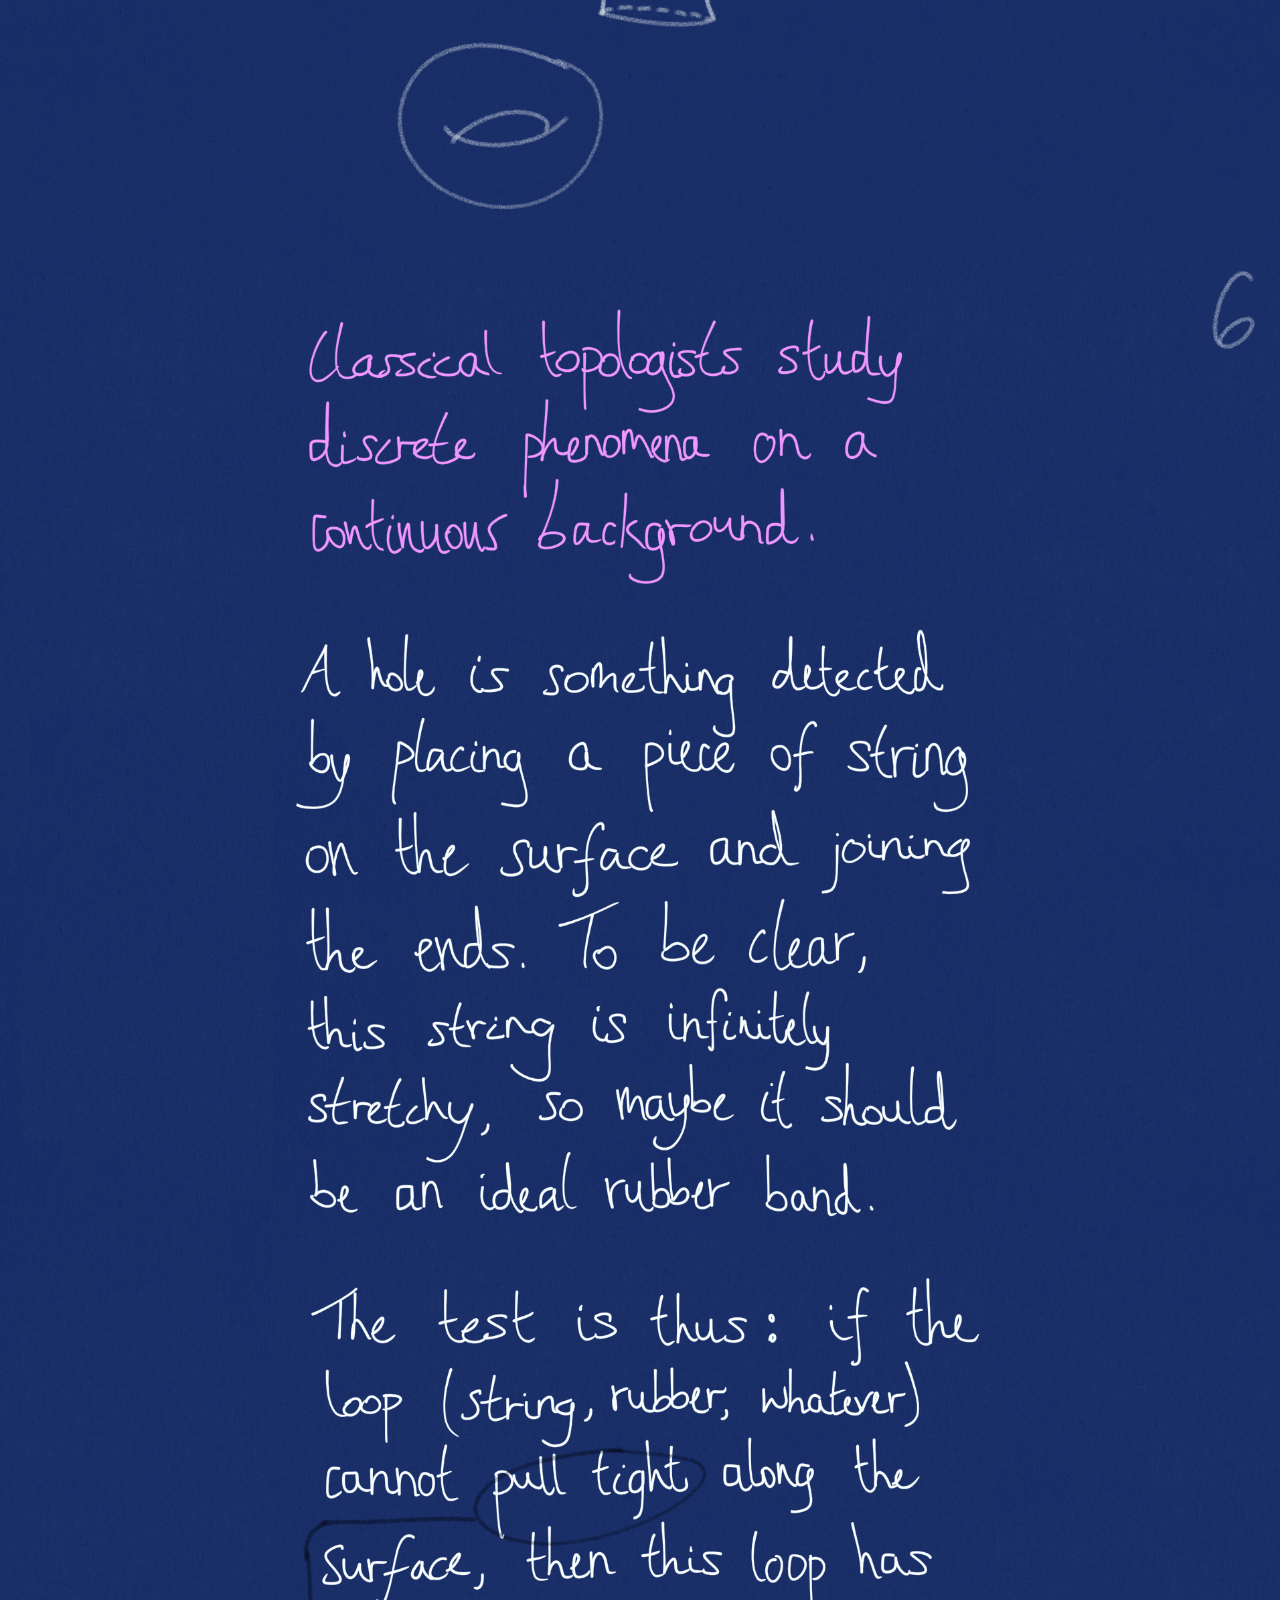
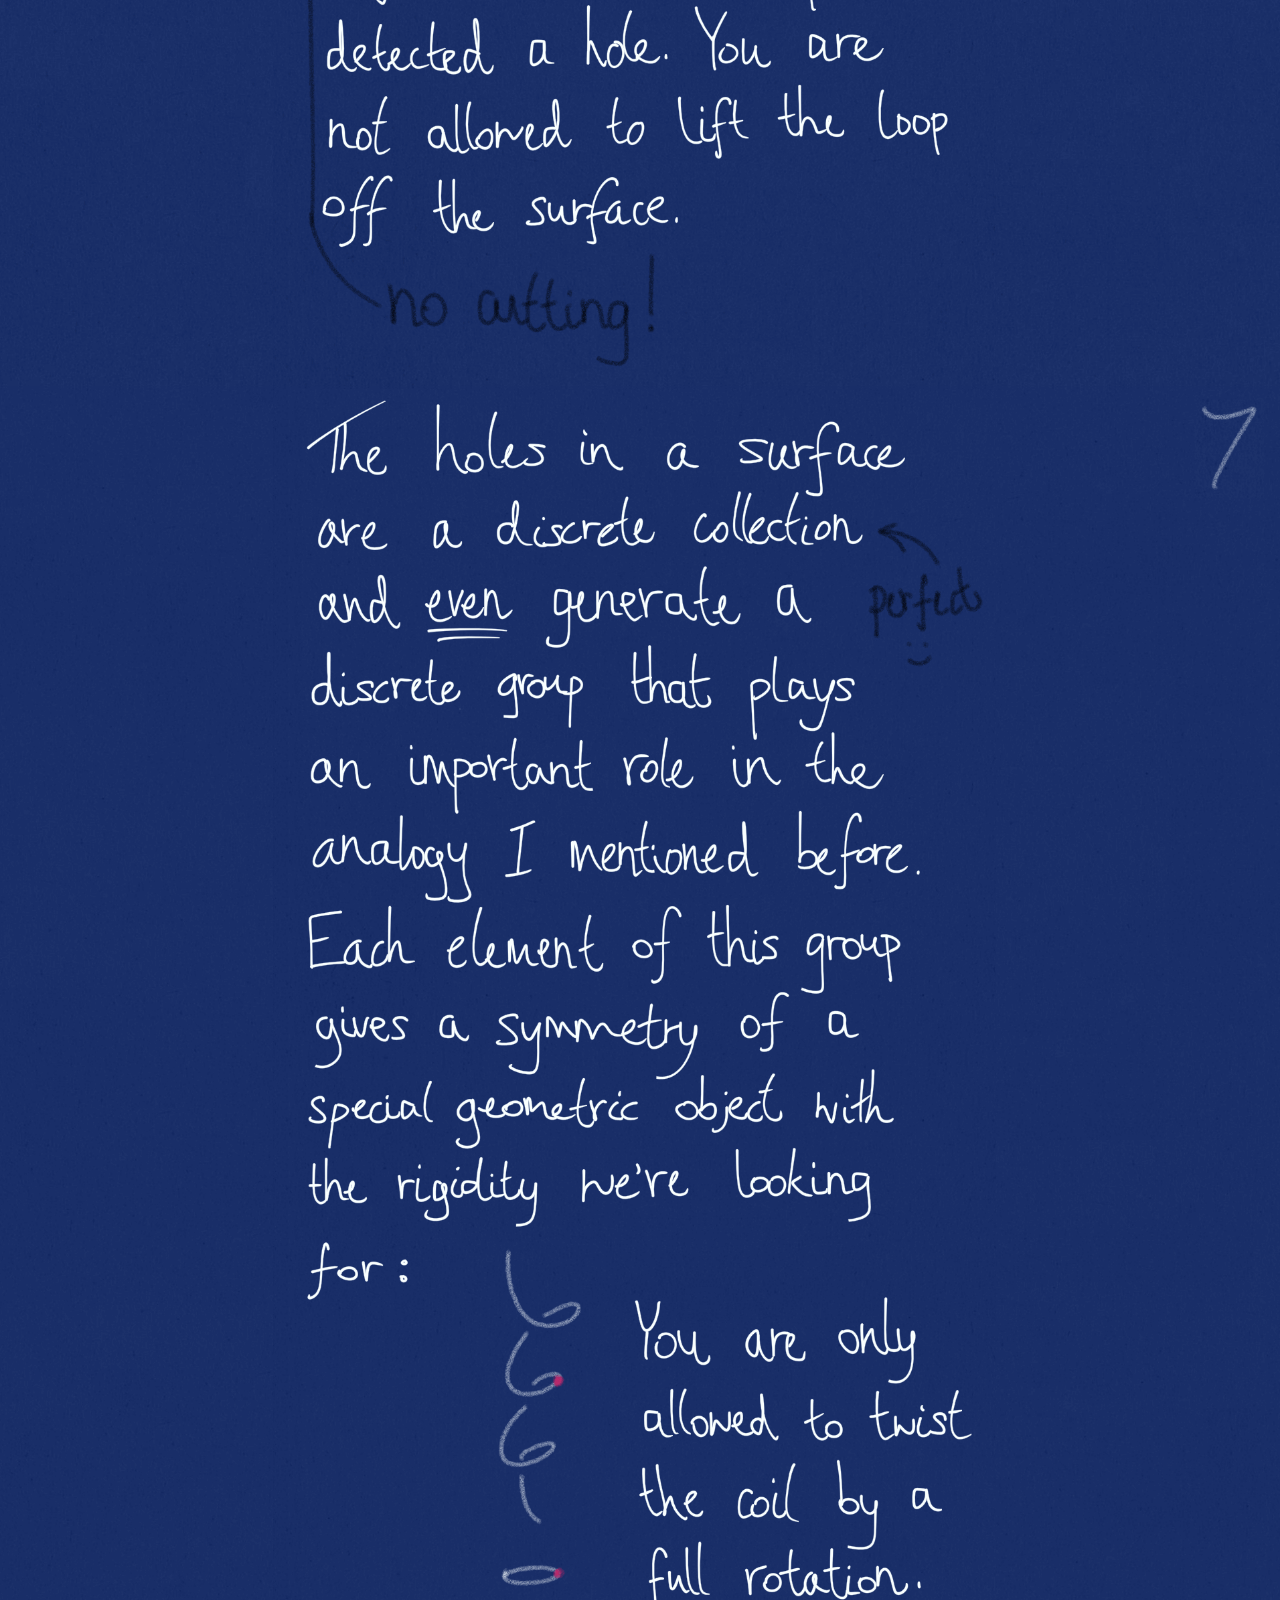
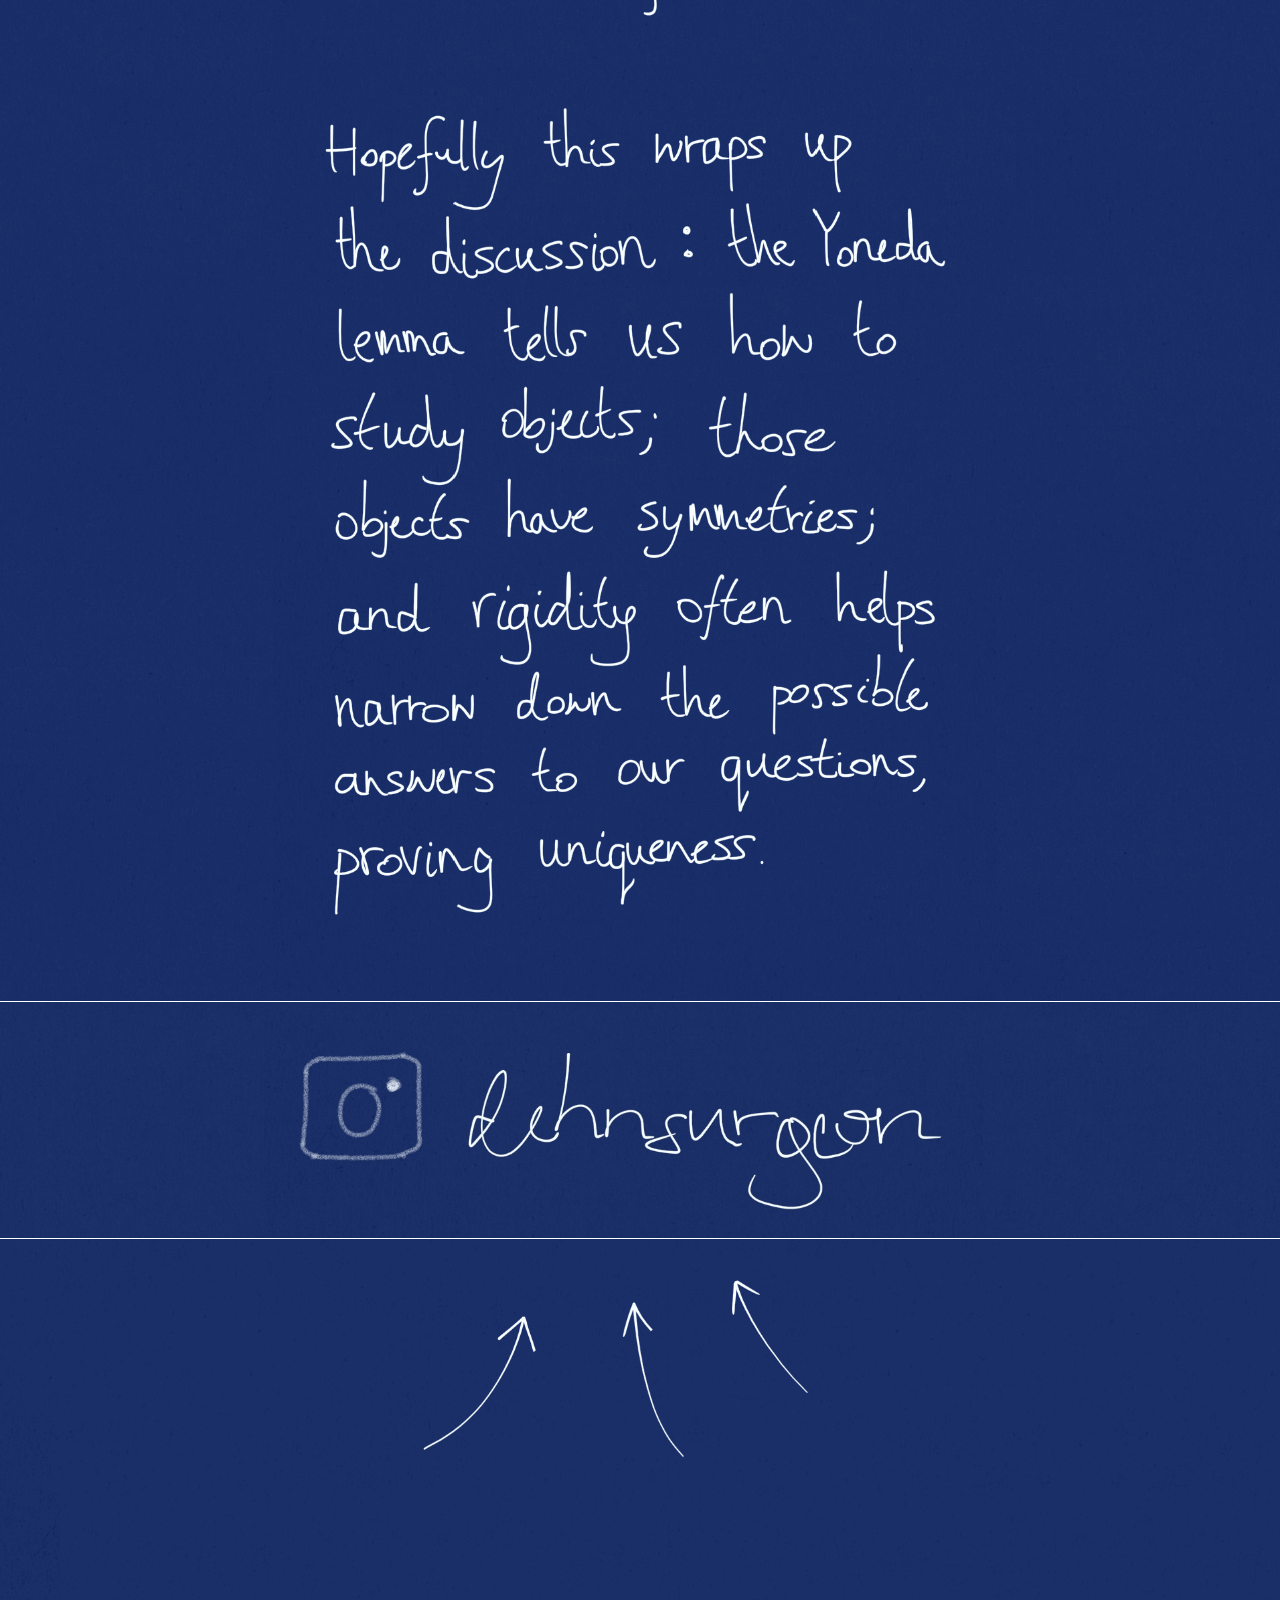
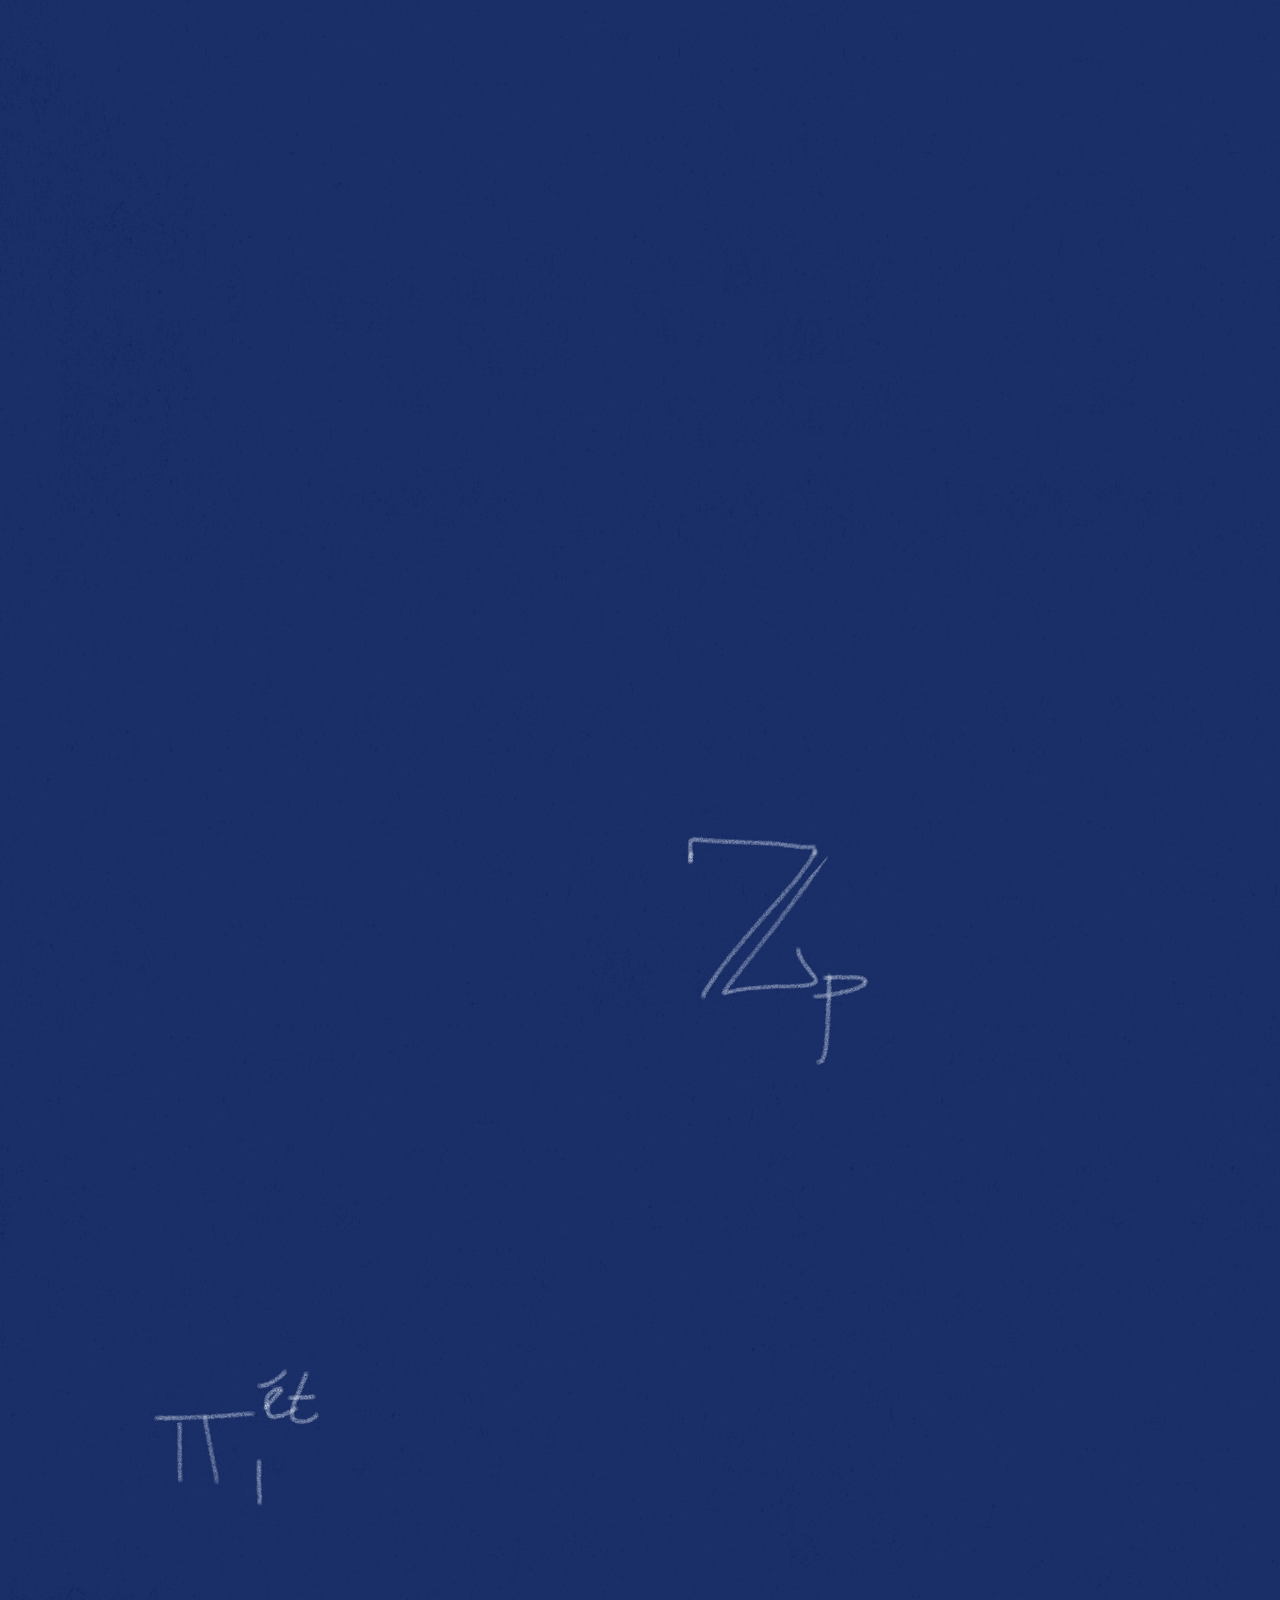
<file: handwritten/post2.html>
<!DOCTYPE html>
<html>
<head>
<link rel="stylesheet" href="style_v1.css">
<title>dehnsurgeon</title>
<link rel="icon" type="image/x-icon" href="../favicon.ico">
</head>

<article id="0" class="post">
<div class="hyperlink pagetop">
<a href="index.html#recent">
<img src="header_v1.png" width="100%"/>
</a>
</div>

<a href="#1"><img id="1" src="post2/p1v1.png" width="100%"/></a>
<a href="#2"><img id="2" src="post2/p2v1.png" width="100%"/></a>
<a href="#3"><img id="3" src="post2/p3v1.png" width="100%"/></a>
<a href="#4"><img id="4" src="post2/p4v1.png" width="100%"/></a>
<a href="#5"><img id="5" src="post2/p5v1.png" width="100%"/></a>
<a href="#6"><img id="6" src="post2/p6v1.png" width="100%"/></a>
<a href="#7"><img id="7" src="post2/p7v1.png" width="100%"/></a>

<div class="hyperlink pagetop pagebottom">
<a href="https://www.instagram.com/dehnsurgeon/">
<img src="instagram_v1.png" width="100%"/>
</a>
</div>

<a href="#0"><img src="background_v1.png" width="100%"/></a>
</article>
</html>
</file>
<file: handwritten/style_v1.css>
html,body { margin:0; padding: 0; }

div {
	position: relative;
	float: left;
}
img {
	display: block;
}

.hyperlink {
	background-color: white;
}

.hyperlink.pagetop {
	padding-bottom: 1px;
}

.hyperlink.pagebottom {
	padding-top: 1px;
}

.hyperlink:hover img {
	opacity: 0.9;
}
</file>
